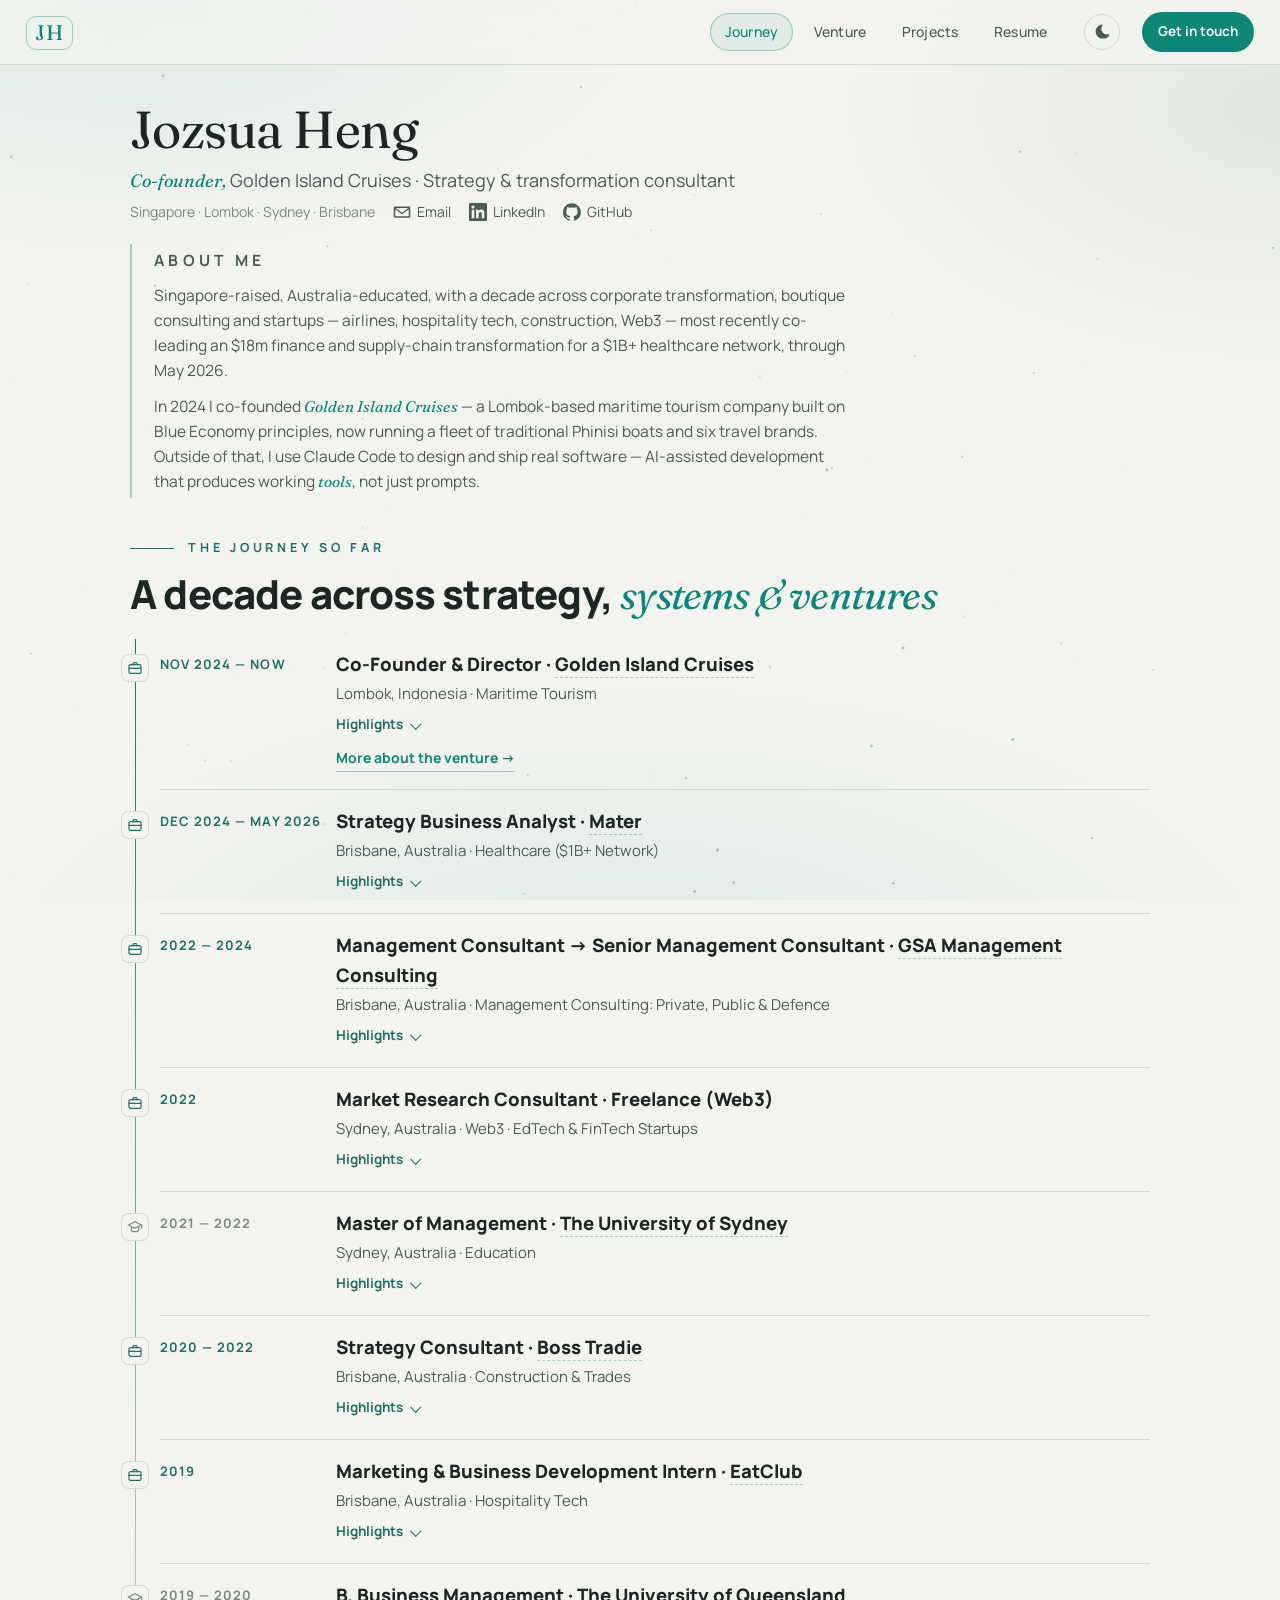
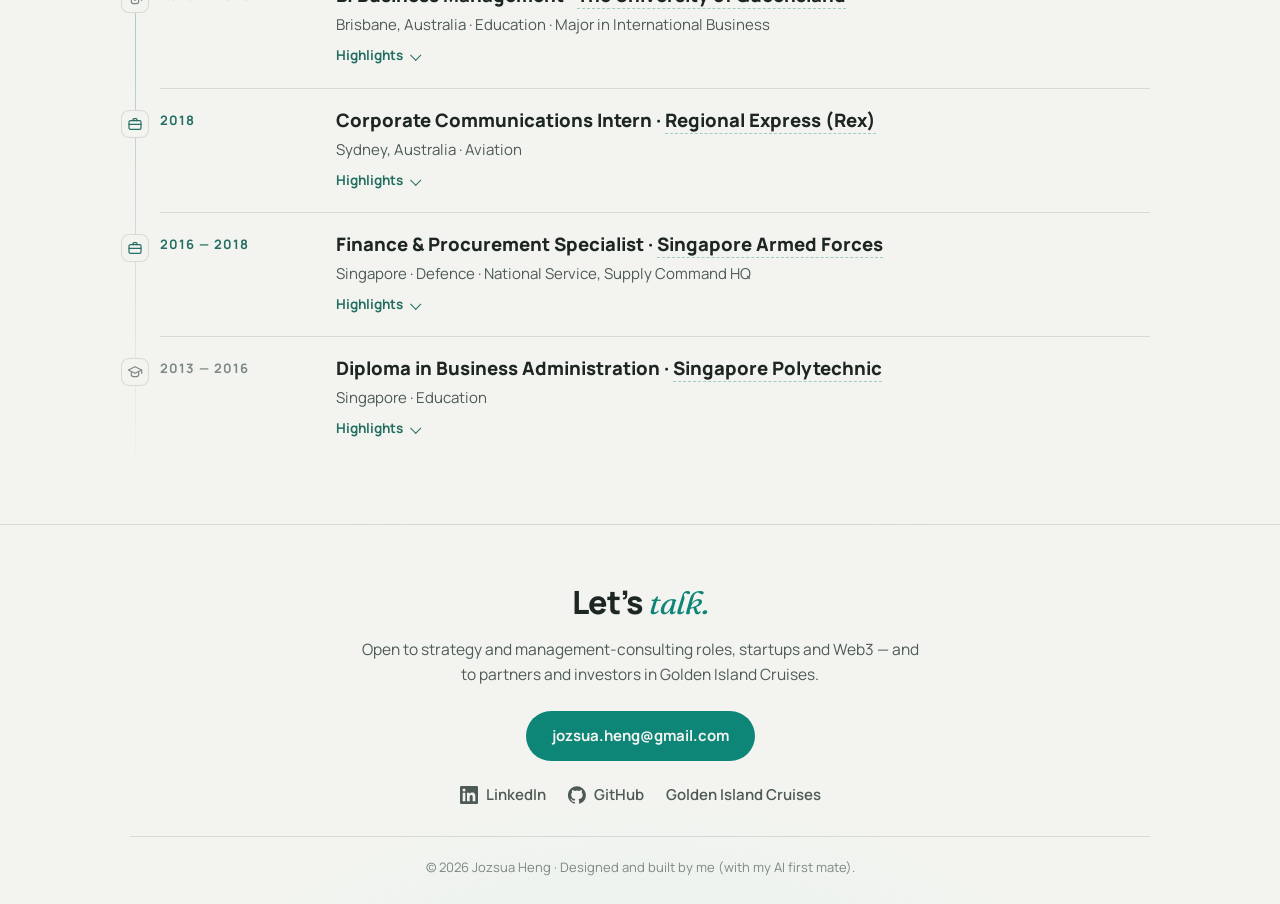
<file: index.html>
<!DOCTYPE html>
<html lang="en">
<head>
  <meta charset="UTF-8" />
  <meta name="viewport" content="width=device-width, initial-scale=1.0" />
  <title>Jozsua Heng — Journey</title>
  <meta name="description" content="Jozsua Heng — co-founder of Golden Island Cruises (Lombok, Indonesia), strategy & transformation consultant, and builder of maps, tools and interactive software." />

  <meta property="og:title" content="Jozsua Heng — Ventures · Strategy · Software" />
  <meta property="og:description" content="Co-founder of Golden Island Cruises, strategy & transformation consultant, and builder of interactive software." />
  <meta property="og:type" content="website" />

  <link rel="icon" href="data:image/svg+xml,%3Csvg xmlns='http://www.w3.org/2000/svg' viewBox='0 0 64 64'%3E%3Crect width='64' height='64' rx='14' fill='%230e1218'/%3E%3Ctext x='32' y='42' font-family='Georgia,serif' font-size='28' fill='%236edacb' text-anchor='middle'%3EJH%3C/text%3E%3C/svg%3E" />

  <script>
    // set the saved (or system) theme before CSS paints, to avoid a flash
    (function () {
      try {
        var t = localStorage.getItem("theme");
        if (!t && window.matchMedia("(prefers-color-scheme: light)").matches) t = "light";
        if (t) document.documentElement.dataset.theme = t;
      } catch (e) {}
    })();
  </script>

  <link rel="preconnect" href="https://fonts.googleapis.com" />
  <link rel="preconnect" href="https://fonts.gstatic.com" crossorigin />
  <link href="https://fonts.googleapis.com/css2?family=Fraunces:ital,opsz,wght@0,9..144,400..600;1,9..144,400..600&family=Manrope:wght@400;500;600;700;800&display=swap" rel="stylesheet" />

  <link rel="stylesheet" href="styles.css" />
</head>
<body>
  <canvas id="specks" aria-hidden="true"></canvas>

  <header class="nav">
    <a class="nav-brand" href="index.html" aria-label="Home">
      <span class="monogram">JH</span>
    </a>
    <nav class="nav-links" aria-label="Pages">
      <a href="index.html" aria-current="page">Journey</a>
      <a href="venture.html">Venture</a>
      <a href="projects.html">Projects</a>
      <a href="resume.html">Resume</a>
    </nav>
    <button class="theme-toggle" id="theme-toggle" aria-label="Toggle light/dark mode">
      <svg class="icon-sun" viewBox="0 0 24 24" aria-hidden="true"><path d="M12 17a5 5 0 1 1 0-10 5 5 0 0 1 0 10zm0-2a3 3 0 1 0 0-6 3 3 0 0 0 0 6zM11 1h2v3h-2V1zm0 19h2v3h-2v-3zM3.5 4.9 4.9 3.5l2.1 2.1-1.4 1.4-2.1-2.1zm13.5 13.5 1.4-1.4 2.1 2.1-1.4 1.4-2.1-2.1zM1 11h3v2H1v-2zm19 0h3v2h-3v-2zM3.5 19.1l2.1-2.1 1.4 1.4-2.1 2.1-1.4-1.4zM17 5.6l2.1-2.1 1.4 1.4-2.1 2.1-1.4-1.4z"/></svg>
      <svg class="icon-moon" viewBox="0 0 24 24" aria-hidden="true"><path d="M12.3 22a10 10 0 0 1-8.7-14.9A10 10 0 0 1 11 2.1a1 1 0 0 1 .9 1.6 8 8 0 0 0 8.4 12.4 1 1 0 0 1 1.2 1.4A10 10 0 0 1 12.3 22z"/></svg>
    </button>
    <a class="nav-cta" href="#contact">Get in touch</a>
  </header>

  <main>
    <!-- compact resume-style intro -->
    <section class="intro">
      <div class="container">
        <h1 class="intro-name reveal">Jozsua Heng</h1>
        <p class="intro-roles reveal">
          <span class="accent-serif">Co-founder,</span> Golden Island Cruises &middot; Strategy &amp; transformation consultant
        </p>
        <p class="intro-meta reveal">
          <span>Singapore · Lombok · Sydney · Brisbane</span>
          <a href="mailto:jozsua.heng@gmail.com"><svg class="icon" viewBox="0 0 24 24" aria-hidden="true"><path d="M2 4.5h20a1 1 0 0 1 1 1v13a1 1 0 0 1-1 1H2a1 1 0 0 1-1-1v-13a1 1 0 0 1 1-1zm1.6 2L12 12.9 20.4 6.5H3.6zM21 8.4l-8.4 6.4a1 1 0 0 1-1.2 0L3 8.4v9.1h18V8.4z"/></svg>Email</a>
          <a href="https://www.linkedin.com/in/jozsuaheng" target="_blank" rel="noopener"><svg class="icon" viewBox="0 0 24 24" aria-hidden="true"><path d="M20.45 20.45h-3.55v-5.57c0-1.33-.03-3.04-1.85-3.04-1.85 0-2.14 1.45-2.14 2.94v5.67H9.36V9h3.41v1.56h.05c.48-.9 1.64-1.85 3.37-1.85 3.6 0 4.27 2.37 4.27 5.46v6.28zM5.34 7.43a2.06 2.06 0 1 1 0-4.12 2.06 2.06 0 0 1 0 4.12zM7.12 20.45H3.56V9h3.56v11.45zM22.22 0H1.77C.79 0 0 .77 0 1.72v20.55C0 23.23.79 24 1.77 24h20.45c.98 0 1.78-.77 1.78-1.73V1.72C24 .77 23.2 0 22.22 0z"/></svg>LinkedIn</a>
          <a href="https://github.com/JozsuaHeng" target="_blank" rel="noopener"><svg class="icon" viewBox="0 0 24 24" aria-hidden="true"><path d="M12 .3a12 12 0 0 0-3.8 23.4c.6.1.8-.3.8-.6v-2c-3.3.7-4-1.6-4-1.6-.6-1.4-1.4-1.8-1.4-1.8-1.1-.7.1-.7.1-.7 1.2.1 1.9 1.2 1.9 1.2 1 1.8 2.8 1.3 3.5 1 .1-.8.4-1.3.7-1.6-2.7-.3-5.5-1.3-5.5-5.9 0-1.3.5-2.4 1.2-3.2-.1-.3-.5-1.5.1-3.2 0 0 1-.3 3.3 1.2a11.5 11.5 0 0 1 6 0c2.3-1.5 3.3-1.2 3.3-1.2.6 1.7.2 2.9.1 3.2.8.8 1.2 1.9 1.2 3.2 0 4.6-2.8 5.6-5.5 5.9.4.4.8 1.1.8 2.2v3.3c0 .3.2.7.8.6A12 12 0 0 0 12 .3z"/></svg>GitHub</a>
        </p>
        <div class="aboutme reveal">
          <p class="aboutme-label">About me</p>
          <p>
            Singapore-raised, Australia-educated, with a decade across
            corporate transformation, boutique consulting and startups —
            airlines, hospitality tech, construction, Web3 — most recently
            co-leading an $18m finance and supply-chain transformation for a
            $1B+ healthcare network, through May 2026.
          </p>
          <p>
            In 2024 I co-founded <a href="venture.html" class="accent-serif" style="text-decoration:none">Golden Island Cruises</a>
            — a Lombok-based maritime tourism company built on Blue Economy
            principles, now running a fleet of traditional Phinisi boats and
            six travel brands. Outside of that, I use Claude Code to design
            and ship real software — AI-assisted development that produces
            working <a href="projects.html" class="accent-serif" style="text-decoration:none">tools</a>, not just prompts.
          </p>
        </div>
      </div>
    </section>

    <section class="section">
      <div class="container">
        <p class="eyebrow reveal"><span class="eyebrow-line"></span>The journey so far</p>
        <h2 class="section-title reveal">A decade across strategy, <em class="accent-serif">systems&nbsp;&amp;&nbsp;ventures</em></h2>

        <ol class="timeline">
          <li class="tl-item reveal">
            <span class="tl-mark" aria-hidden="true"><svg viewBox="0 0 24 24"><rect x="3" y="7" width="18" height="13" rx="2"/><path d="M9 7V5.5A1.5 1.5 0 0 1 10.5 4h3A1.5 1.5 0 0 1 15 5.5V7M3 12.5h18"/></svg></span>
            <div class="tl-when">Nov 2024 — now</div>
            <div class="tl-body">
              <h3>Co-Founder &amp; Director · <a href="venture.html">Golden Island Cruises</a></h3>
              <p class="tl-where">Lombok, Indonesia · Maritime Tourism</p>
              <details class="tl-details">
                <summary>Highlights</summary>
                <ul class="tl-points">
                  <li>Co-founded with three local partners and scaled from 0 to 1 — <strong>150% capacity growth in two years</strong> on a lean, bootstrapped model.</li>
                  <li>Ran a lean operating model on <strong>Blue Economy principles</strong>, cutting overheads ~25% through supply-chain integration.</li>
                  <li>Built a <strong>dynamic pricing and yield strategy</strong> across Indonesia's seasonal demand cycles.</li>
                  <li>Lead a cross-functional, multi-lingual <strong>team of 30</strong>, meeting international luxury and safety benchmarks in an emerging market.</li>
                  <li>Designed the <strong>“Partnership Pathway” equity model</strong> (80% staff retention) and drove the pivot toward <strong>indigenous employment and cultural preservation</strong>.</li>
                  <li>Ran bottom-up <strong>valuations and cashflow forecasts</strong> of the fleet and IP ahead of future equity partnerships and funding rounds.</li>
                </ul>
              </details>
              <p class="tl-links"><a href="venture.html">More about the venture →</a></p>
            </div>
          </li>

          <li class="tl-item reveal">
            <span class="tl-mark" aria-hidden="true"><svg viewBox="0 0 24 24"><rect x="3" y="7" width="18" height="13" rx="2"/><path d="M9 7V5.5A1.5 1.5 0 0 1 10.5 4h3A1.5 1.5 0 0 1 15 5.5V7M3 12.5h18"/></svg></span>
            <div class="tl-when">Dec 2024 — May 2026</div>
            <div class="tl-body">
              <h3>Strategy Business Analyst · <a href="https://www.mater.org.au/" target="_blank" rel="noopener">Mater</a></h3>
              <p class="tl-where">Brisbane, Australia · Healthcare ($1B+ Network)</p>
              <details class="tl-details">
                <summary>Highlights</summary>
                <ul class="tl-points">
                  <li>Co-led an <strong>$18m finance and supply-chain transformation</strong> ("Making Mater Match Fit" and the Dynamics&nbsp;365 remediation) for one of Australia's largest healthcare providers.</li>
                  <li>Caught and fixed <strong>90+ critical data-integrity risks</strong> before they reached executive decisions or operations.</li>
                  <li>Translated <strong>600+ requirements</strong> into six work packages and sixteen workstreams for senior leadership.</li>
                  <li>Acted as right hand to the <strong>CFO</strong>, crafting board-ready data packs — including <strong>due-diligence materials for a major hospital merger</strong>.</li>
                </ul>
              </details>
            </div>
          </li>

          <li class="tl-item reveal">
            <span class="tl-mark" aria-hidden="true"><svg viewBox="0 0 24 24"><rect x="3" y="7" width="18" height="13" rx="2"/><path d="M9 7V5.5A1.5 1.5 0 0 1 10.5 4h3A1.5 1.5 0 0 1 15 5.5V7M3 12.5h18"/></svg></span>
            <div class="tl-when">2022 — 2024</div>
            <div class="tl-body">
              <h3>Management Consultant → Senior Management Consultant · <a href="https://gsamc.com.au/" target="_blank" rel="noopener">GSA Management Consulting</a></h3>
              <p class="tl-where">Brisbane, Australia · Management Consulting: Private, Public &amp; Defence</p>
              <details class="tl-details">
                <summary>Highlights</summary>
                <ul class="tl-points">
                  <li>Delivered <strong>requirements gathering, options analyses and cost models</strong> across health, emergency services, defence, education, agriculture and construction — one health engagement earned a formal client commendation.</li>
                  <li>Owned a cross-departmental <strong>emergency-services transition</strong>, hitting 100% on-time delivery.</li>
                  <li>Founded the firm's internal <strong>Tech Advisory Team</strong> and ran its first AI and generative-AI workshops.</li>
                  <li>Won the <strong>Defence National Security Workforce Awards</strong> and placed finalist at the <strong>Australian Aviation Awards</strong>.</li>
                </ul>
              </details>
            </div>
          </li>

          <li class="tl-item reveal">
            <span class="tl-mark" aria-hidden="true"><svg viewBox="0 0 24 24"><rect x="3" y="7" width="18" height="13" rx="2"/><path d="M9 7V5.5A1.5 1.5 0 0 1 10.5 4h3A1.5 1.5 0 0 1 15 5.5V7M3 12.5h18"/></svg></span>
            <div class="tl-when">2022</div>
            <div class="tl-body">
              <h3>Market Research Consultant · Freelance (Web3)</h3>
              <p class="tl-where">Sydney, Australia · Web3 · EdTech &amp; FinTech Startups</p>
              <details class="tl-details">
                <summary>Highlights</summary>
                <ul class="tl-points">
                  <li>Built the <strong>go-to-market strategy</strong> for web3academy, an EdTech venture moving traditional curriculum into decentralised learning.</li>
                  <li>Ran market and competitor analysis for NiftySubs, a FinTech subscription-management startup — feeding a <strong>pre-seed raise of $1.5m at a $13.5m valuation</strong>.</li>
                  <li>Co-designed and launched a <strong>5-day online course</strong> on Web3 fundamentals.</li>
                </ul>
              </details>
            </div>
          </li>

          <li class="tl-item tl-edu reveal">
            <span class="tl-mark" aria-hidden="true"><svg viewBox="0 0 24 24"><path d="M12 4 2 9l10 5 10-5-10-5z"/><path d="M6.5 11.8V16c0 1.6 2.5 3 5.5 3s5.5-1.4 5.5-3v-4.2M22 9v5"/></svg></span>
            <div class="tl-when">2021 — 2022</div>
            <div class="tl-body">
              <h3>Master of Management · <a href="https://www.sydney.edu.au/" target="_blank" rel="noopener">The University of Sydney</a></h3>
              <p class="tl-where">Sydney, Australia · Education</p>
              <details class="tl-details">
                <summary>Highlights</summary>
                <ul class="tl-points">
                  <li>Led a strategic <strong>market-entry project</strong> for a Web3 EdTech startup — then was retained as its freelance consultant for the implementation.</li>
                </ul>
              </details>
            </div>
          </li>

          <li class="tl-item reveal">
            <span class="tl-mark" aria-hidden="true"><svg viewBox="0 0 24 24"><rect x="3" y="7" width="18" height="13" rx="2"/><path d="M9 7V5.5A1.5 1.5 0 0 1 10.5 4h3A1.5 1.5 0 0 1 15 5.5V7M3 12.5h18"/></svg></span>
            <div class="tl-when">2020 — 2022</div>
            <div class="tl-body">
              <h3>Strategy Consultant · <a href="https://bosstradie.com.au/" target="_blank" rel="noopener">Boss Tradie</a></h3>
              <p class="tl-where">Brisbane, Australia · Construction &amp; Trades</p>
              <details class="tl-details">
                <summary>Highlights</summary>
                <ul class="tl-points">
                  <li>Cut one client's internal costs <strong>80%</strong> through cross-border outsourced sales, and delivered a <strong>48% manufacturing cost reduction</strong> for a height-safety client.</li>
                  <li>Led a <strong>Salesforce Sales Cloud implementation</strong> end-to-end — requirements, integration and stakeholder training.</li>
                  <li>Guided clients through <strong>ISO 9001 / 14001 / 45001 certification</strong>, including a new document-control system.</li>
                  <li>Built <strong>online calculators and estimating tools</strong> that streamlined quoting, and helped launch a concrete-polishing company from concept to operations.</li>
                </ul>
              </details>
            </div>
          </li>

          <li class="tl-item reveal">
            <span class="tl-mark" aria-hidden="true"><svg viewBox="0 0 24 24"><rect x="3" y="7" width="18" height="13" rx="2"/><path d="M9 7V5.5A1.5 1.5 0 0 1 10.5 4h3A1.5 1.5 0 0 1 15 5.5V7M3 12.5h18"/></svg></span>
            <div class="tl-when">2019</div>
            <div class="tl-body">
              <h3>Marketing &amp; Business Development Intern · <a href="https://eatclub.com.au/" target="_blank" rel="noopener">EatClub</a></h3>
              <p class="tl-where">Brisbane, Australia · Hospitality Tech</p>
              <details class="tl-details">
                <summary>Highlights</summary>
                <ul class="tl-points">
                  <li>Contributed to <strong>business and market development strategy</strong> for the restaurant-deals app.</li>
                  <li>Developed a <strong>CRM dashboard</strong> for market analysis and decision-making.</li>
                  <li>Ran <strong>user testing</strong> for the next version of the consumer app and QA on marketing material.</li>
                </ul>
              </details>
            </div>
          </li>

          <li class="tl-item tl-edu reveal">
            <span class="tl-mark" aria-hidden="true"><svg viewBox="0 0 24 24"><path d="M12 4 2 9l10 5 10-5-10-5z"/><path d="M6.5 11.8V16c0 1.6 2.5 3 5.5 3s5.5-1.4 5.5-3v-4.2M22 9v5"/></svg></span>
            <div class="tl-when">2019 — 2020</div>
            <div class="tl-body">
              <h3>B. Business Management · <a href="https://www.uq.edu.au/" target="_blank" rel="noopener">The University of Queensland</a></h3>
              <p class="tl-where">Brisbane, Australia · Education · Major in International Business</p>
              <details class="tl-details">
                <summary>Highlights</summary>
                <ul class="tl-points">
                  <li>Awarded the 2020 <strong>Dean's Commendation for Academic Excellence</strong> — GPA in the top 10%.</li>
                  <li>As <strong>President of AIESEC UQ</strong>, orchestrated a merger of the UQ and QUT chapters, rescuing the program from insolvency.</li>
                  <li><strong>Master of Ceremonies</strong> for a 300-person gala, and mentor in the UQ BEL Global Mates program.</li>
                </ul>
              </details>
            </div>
          </li>

          <li class="tl-item reveal">
            <span class="tl-mark" aria-hidden="true"><svg viewBox="0 0 24 24"><rect x="3" y="7" width="18" height="13" rx="2"/><path d="M9 7V5.5A1.5 1.5 0 0 1 10.5 4h3A1.5 1.5 0 0 1 15 5.5V7M3 12.5h18"/></svg></span>
            <div class="tl-when">2018</div>
            <div class="tl-body">
              <h3>Corporate Communications Intern · <a href="https://www.rex.com.au/" target="_blank" rel="noopener">Regional Express (Rex)</a></h3>
              <p class="tl-where">Sydney, Australia · Aviation</p>
              <details class="tl-details">
                <summary>Highlights</summary>
                <ul class="tl-points">
                  <li>Supported <strong>corporate communications</strong> for Australia's largest independent regional airline, serving 60 destinations.</li>
                  <li>Investigated <strong>customer advocacy</strong> using the Merlot, Sabre and Vector aviation systems.</li>
                  <li>Helped design and develop the airline's <strong>web and social media strategy</strong>.</li>
                </ul>
              </details>
            </div>
          </li>

          <li class="tl-item reveal">
            <span class="tl-mark" aria-hidden="true"><svg viewBox="0 0 24 24"><rect x="3" y="7" width="18" height="13" rx="2"/><path d="M9 7V5.5A1.5 1.5 0 0 1 10.5 4h3A1.5 1.5 0 0 1 15 5.5V7M3 12.5h18"/></svg></span>
            <div class="tl-when">2016 — 2018</div>
            <div class="tl-body">
              <h3>Finance &amp; Procurement Specialist · <a href="https://www.mindef.gov.sg/" target="_blank" rel="noopener">Singapore Armed Forces</a></h3>
              <p class="tl-where">Singapore · Defence · National Service, Supply Command HQ</p>
              <details class="tl-details">
                <summary>Highlights</summary>
                <ul class="tl-points">
                  <li>Managed finance and procurement at <strong>HQ Combat Service Support Command</strong>, including official and confidential government documentation.</li>
                  <li>Audited records and accounts, producing <strong>risk evaluation reports</strong> and mitigation strategies.</li>
                  <li>Process-mapped and <strong>redesigned the tender system</strong> to reduce vulnerabilities in procurement.</li>
                </ul>
              </details>
            </div>
          </li>

          <li class="tl-item tl-edu reveal">
            <span class="tl-mark" aria-hidden="true"><svg viewBox="0 0 24 24"><path d="M12 4 2 9l10 5 10-5-10-5z"/><path d="M6.5 11.8V16c0 1.6 2.5 3 5.5 3s5.5-1.4 5.5-3v-4.2M22 9v5"/></svg></span>
            <div class="tl-when">2013 — 2016</div>
            <div class="tl-body">
              <h3>Diploma in Business Administration · <a href="https://www.sp.edu.sg/" target="_blank" rel="noopener">Singapore Polytechnic</a></h3>
              <p class="tl-where">Singapore · Education</p>
              <details class="tl-details">
                <summary>Highlights</summary>
                <ul class="tl-points">
                  <li>Specialised in <strong>Marketing Management and International Business &amp; Trade</strong>.</li>
                  <li>Served as a <strong>School of Business Student Ambassador</strong> and organising chairman for the cohort's bonding day.</li>
                </ul>
              </details>
            </div>
          </li>
        </ol>
      </div>
    </section>
  </main>

  <footer class="footer" id="contact">
    <div class="footer-cta">
      <p class="footer-line">Let&rsquo;s <em class="accent-serif">talk.</em></p>
      <p class="footer-sub">Open to strategy and management-consulting roles, startups and Web3 — and to partners and investors in Golden Island Cruises.</p>
      <a class="btn btn-accent" id="email-btn" href="mailto:jozsua.heng@gmail.com">jozsua.heng@gmail.com</a>
    </div>
    <div class="footer-links">
      <a href="https://www.linkedin.com/in/jozsuaheng" target="_blank" rel="noopener"><svg class="icon" viewBox="0 0 24 24" aria-hidden="true"><path d="M20.45 20.45h-3.55v-5.57c0-1.33-.03-3.04-1.85-3.04-1.85 0-2.14 1.45-2.14 2.94v5.67H9.36V9h3.41v1.56h.05c.48-.9 1.64-1.85 3.37-1.85 3.6 0 4.27 2.37 4.27 5.46v6.28zM5.34 7.43a2.06 2.06 0 1 1 0-4.12 2.06 2.06 0 0 1 0 4.12zM7.12 20.45H3.56V9h3.56v11.45zM22.22 0H1.77C.79 0 0 .77 0 1.72v20.55C0 23.23.79 24 1.77 24h20.45c.98 0 1.78-.77 1.78-1.73V1.72C24 .77 23.2 0 22.22 0z"/></svg>LinkedIn</a>
      <a href="https://github.com/JozsuaHeng" target="_blank" rel="noopener"><svg class="icon" viewBox="0 0 24 24" aria-hidden="true"><path d="M12 .3a12 12 0 0 0-3.8 23.4c.6.1.8-.3.8-.6v-2c-3.3.7-4-1.6-4-1.6-.6-1.4-1.4-1.8-1.4-1.8-1.1-.7.1-.7.1-.7 1.2.1 1.9 1.2 1.9 1.2 1 1.8 2.8 1.3 3.5 1 .1-.8.4-1.3.7-1.6-2.7-.3-5.5-1.3-5.5-5.9 0-1.3.5-2.4 1.2-3.2-.1-.3-.5-1.5.1-3.2 0 0 1-.3 3.3 1.2a11.5 11.5 0 0 1 6 0c2.3-1.5 3.3-1.2 3.3-1.2.6 1.7.2 2.9.1 3.2.8.8 1.2 1.9 1.2 3.2 0 4.6-2.8 5.6-5.5 5.9.4.4.8 1.1.8 2.2v3.3c0 .3.2.7.8.6A12 12 0 0 0 12 .3z"/></svg>GitHub</a>
      <a href="https://komododiscoverytour.com/" target="_blank" rel="noopener">Golden Island Cruises</a>
    </div>
    <p class="footer-copy">© 2026 Jozsua Heng · Designed and built by me (with my AI first mate).</p>
  </footer>

  <script src="script.js"></script>
</body>
</html>
</file>
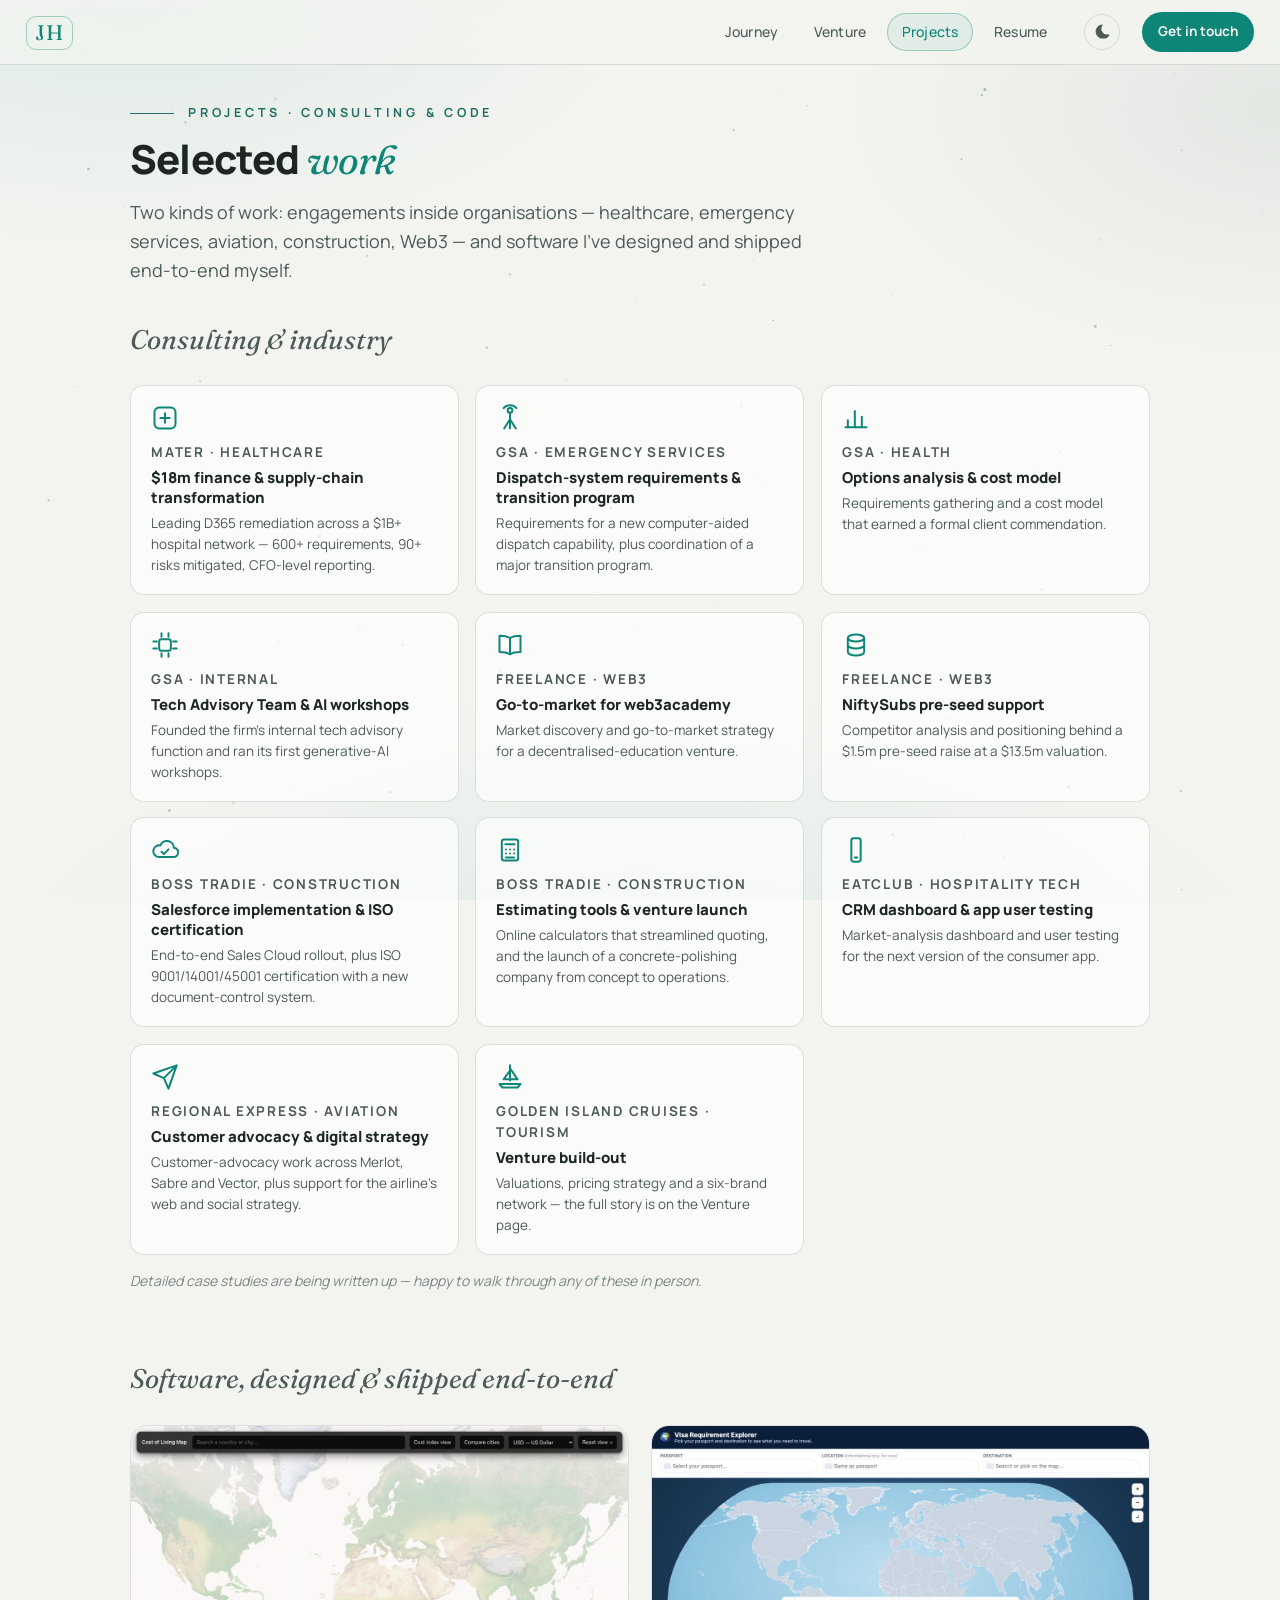
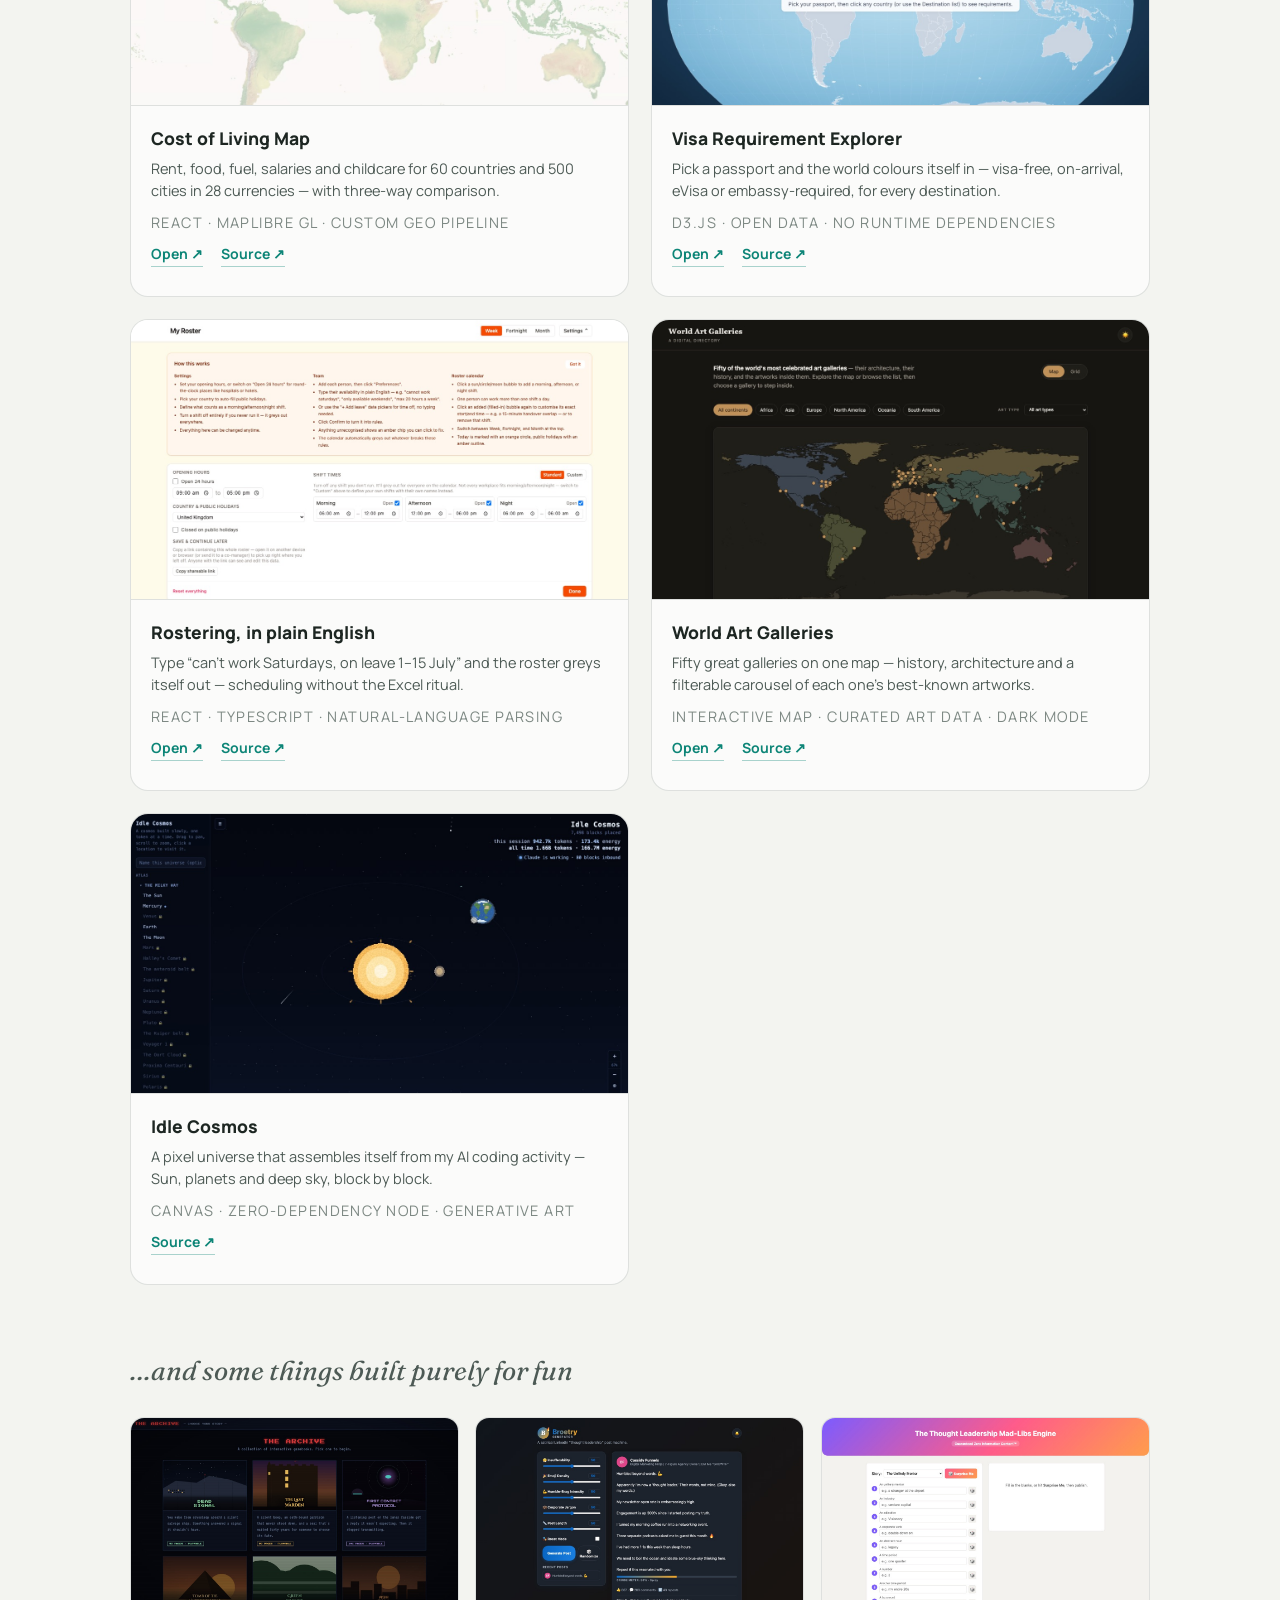
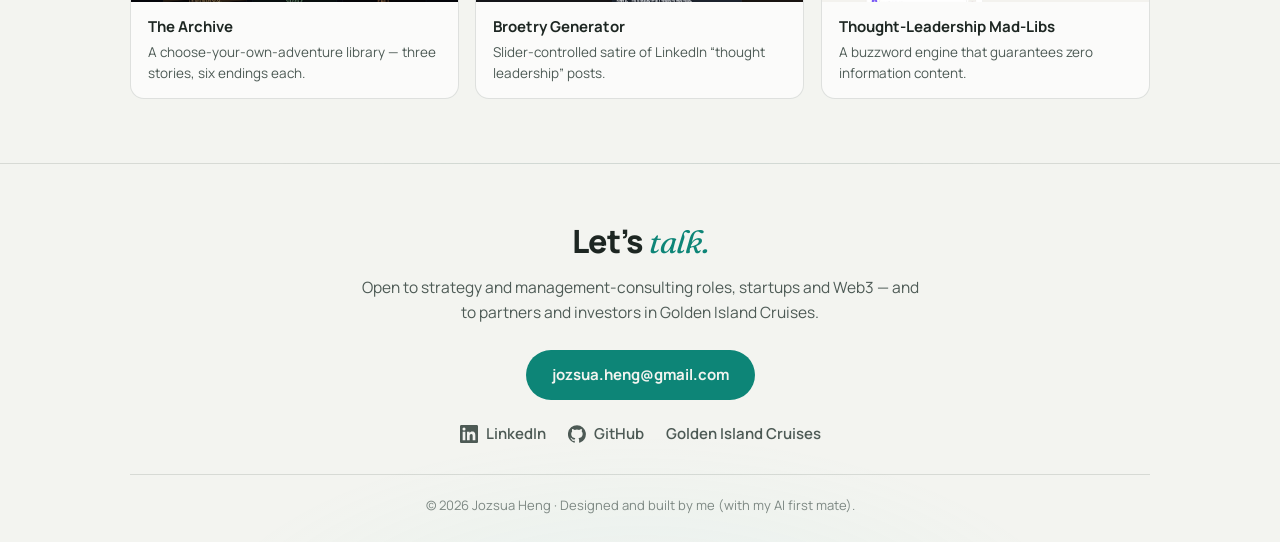
<file: projects.html>
<!DOCTYPE html>
<html lang="en">
<head>
  <meta charset="UTF-8" />
  <meta name="viewport" content="width=device-width, initial-scale=1.0" />
  <title>Jozsua Heng — Projects</title>
  <meta name="description" content="Jozsua Heng's project portfolio — consulting engagements across healthcare, emergency services, construction and Web3, plus software built and shipped end-to-end." />

  <link rel="icon" href="data:image/svg+xml,%3Csvg xmlns='http://www.w3.org/2000/svg' viewBox='0 0 64 64'%3E%3Crect width='64' height='64' rx='14' fill='%230a0e14'/%3E%3Ctext x='32' y='42' font-family='Georgia,serif' font-size='28' fill='%236edacb' text-anchor='middle'%3EJH%3C/text%3E%3C/svg%3E" />

  <script>
    (function () {
      try {
        var t = localStorage.getItem("theme");
        if (!t && window.matchMedia("(prefers-color-scheme: light)").matches) t = "light";
        if (t) document.documentElement.dataset.theme = t;
      } catch (e) {}
    })();
  </script>

  <link rel="preconnect" href="https://fonts.googleapis.com" />
  <link rel="preconnect" href="https://fonts.gstatic.com" crossorigin />
  <link href="https://fonts.googleapis.com/css2?family=Fraunces:ital,opsz,wght@0,9..144,400..600;1,9..144,400..600&family=Manrope:wght@400;500;600;700;800&display=swap" rel="stylesheet" />

  <link rel="stylesheet" href="styles.css" />
</head>
<body>
  <canvas id="specks" aria-hidden="true"></canvas>

  <header class="nav">
    <a class="nav-brand" href="index.html" aria-label="Home">
      <span class="monogram">JH</span>
    </a>
    <nav class="nav-links" aria-label="Pages">
      <a href="index.html">Journey</a>
      <a href="venture.html">Venture</a>
      <a href="projects.html" aria-current="page">Projects</a>
      <a href="resume.html">Resume</a>
    </nav>
    <button class="theme-toggle" id="theme-toggle" aria-label="Toggle light/dark mode">
      <svg class="icon-sun" viewBox="0 0 24 24" aria-hidden="true"><path d="M12 17a5 5 0 1 1 0-10 5 5 0 0 1 0 10zm0-2a3 3 0 1 0 0-6 3 3 0 0 0 0 6zM11 1h2v3h-2V1zm0 19h2v3h-2v-3zM3.5 4.9 4.9 3.5l2.1 2.1-1.4 1.4-2.1-2.1zm13.5 13.5 1.4-1.4 2.1 2.1-1.4 1.4-2.1-2.1zM1 11h3v2H1v-2zm19 0h3v2h-3v-2zM3.5 19.1l2.1-2.1 1.4 1.4-2.1 2.1-1.4-1.4zM17 5.6l2.1-2.1 1.4 1.4-2.1 2.1-1.4-1.4z"/></svg>
      <svg class="icon-moon" viewBox="0 0 24 24" aria-hidden="true"><path d="M12.3 22a10 10 0 0 1-8.7-14.9A10 10 0 0 1 11 2.1a1 1 0 0 1 .9 1.6 8 8 0 0 0 8.4 12.4 1 1 0 0 1 1.2 1.4A10 10 0 0 1 12.3 22z"/></svg>
    </button>
    <a class="nav-cta" href="#contact">Get in touch</a>
  </header>

  <main>
    <div class="page-head container">
      <p class="eyebrow reveal"><span class="eyebrow-line"></span>Projects &middot; consulting &amp; code</p>
      <h1 class="section-title reveal">Selected <em class="accent-serif">work</em></h1>
      <p class="lede reveal">
        Two kinds of work: engagements inside organisations — healthcare,
        emergency services, aviation, construction, Web3 — and software
        I&rsquo;ve designed and shipped end-to-end myself.
      </p>
    </div>

    <section class="section" style="padding-top: 0;">
      <div class="container">
        <h2 class="subhead reveal">Consulting &amp; industry</h2>
        <div class="eng-grid">
          <div class="eng-card reveal">
            <div class="eng-icon"><svg viewBox="0 0 24 24" aria-hidden="true"><rect x="3" y="3" width="18" height="18" rx="4"/><path d="M12 8v8M8 12h8"/></svg></div>
            <p class="eng-org">Mater · Healthcare</p>
            <h4>$18m finance &amp; supply-chain transformation</h4>
            <p>Leading D365 remediation across a $1B+ hospital network — 600+ requirements, 90+ risks mitigated, CFO-level reporting.</p>
          </div>
          <div class="eng-card reveal">
            <div class="eng-icon"><svg viewBox="0 0 24 24" aria-hidden="true"><circle cx="12" cy="5.5" r="2"/><path d="M12 7.5V21M7 21l5-8 5 8M6.5 3.5a7.5 7.5 0 0 1 11 0"/></svg></div>
            <p class="eng-org">GSA · Emergency Services</p>
            <h4>Dispatch-system requirements &amp; transition program</h4>
            <p>Requirements for a new computer-aided dispatch capability, plus coordination of a major transition program.</p>
          </div>
          <div class="eng-card reveal">
            <div class="eng-icon"><svg viewBox="0 0 24 24" aria-hidden="true"><path d="M5 20v-6M11 20V6M17 20v-9M3 20h18"/></svg></div>
            <p class="eng-org">GSA · Health</p>
            <h4>Options analysis &amp; cost model</h4>
            <p>Requirements gathering and a cost model that earned a formal client commendation.</p>
          </div>
          <div class="eng-card reveal">
            <div class="eng-icon"><svg viewBox="0 0 24 24" aria-hidden="true"><rect x="7" y="7" width="10" height="10" rx="2"/><path d="M9 2v3M15 2v3M9 19v3M15 19v3M2 9h3M2 15h3M19 9h3M19 15h3"/></svg></div>
            <p class="eng-org">GSA · Internal</p>
            <h4>Tech Advisory Team &amp; AI workshops</h4>
            <p>Founded the firm's internal tech advisory function and ran its first generative-AI workshops.</p>
          </div>
          <div class="eng-card reveal">
            <div class="eng-icon"><svg viewBox="0 0 24 24" aria-hidden="true"><path d="M12 6C10 4.7 7.2 4 3 4v14c4.2 0 7 .7 9 2 2-1.3 4.8-2 9-2V4c-4.2 0-7 .7-9 2zM12 6v14"/></svg></div>
            <p class="eng-org">Freelance · Web3</p>
            <h4>Go-to-market for web3academy</h4>
            <p>Market discovery and go-to-market strategy for a decentralised-education venture.</p>
          </div>
          <div class="eng-card reveal">
            <div class="eng-icon"><svg viewBox="0 0 24 24" aria-hidden="true"><ellipse cx="12" cy="6" rx="7" ry="3"/><path d="M5 6v6c0 1.7 3.1 3 7 3s7-1.3 7-3V6M5 12v6c0 1.7 3.1 3 7 3s7-1.3 7-3v-6"/></svg></div>
            <p class="eng-org">Freelance · Web3</p>
            <h4>NiftySubs pre-seed support</h4>
            <p>Competitor analysis and positioning behind a $1.5m pre-seed raise at a $13.5m valuation.</p>
          </div>
          <div class="eng-card reveal">
            <div class="eng-icon"><svg viewBox="0 0 24 24" aria-hidden="true"><path d="M7 18a5 5 0 1 1 1-9.9A6 6 0 0 1 19.6 10 4 4 0 0 1 19 18H7z"/><path d="M9 13.5l2 2 4-4"/></svg></div>
            <p class="eng-org">Boss Tradie · Construction</p>
            <h4>Salesforce implementation &amp; ISO certification</h4>
            <p>End-to-end Sales Cloud rollout, plus ISO 9001/14001/45001 certification with a new document-control system.</p>
          </div>
          <div class="eng-card reveal">
            <div class="eng-icon"><svg viewBox="0 0 24 24" aria-hidden="true"><rect x="5" y="3" width="14" height="18" rx="2"/><path d="M8 7h8M8.5 11.5h.01M12 11.5h.01M15.5 11.5h.01M8.5 15h.01M12 15h.01M15.5 15h.01M8.5 18.5h7"/></svg></div>
            <p class="eng-org">Boss Tradie · Construction</p>
            <h4>Estimating tools &amp; venture launch</h4>
            <p>Online calculators that streamlined quoting, and the launch of a concrete-polishing company from concept to operations.</p>
          </div>
          <div class="eng-card reveal">
            <div class="eng-icon"><svg viewBox="0 0 24 24" aria-hidden="true"><rect x="8" y="2" width="8" height="20" rx="2"/><path d="M11 18.5h2"/></svg></div>
            <p class="eng-org">EatClub · Hospitality Tech</p>
            <h4>CRM dashboard &amp; app user testing</h4>
            <p>Market-analysis dashboard and user testing for the next version of the consumer app.</p>
          </div>
          <div class="eng-card reveal">
            <div class="eng-icon"><svg viewBox="0 0 24 24" aria-hidden="true"><path d="M22 2 11 13M22 2l-7 20-4-9-9-4z"/></svg></div>
            <p class="eng-org">Regional Express · Aviation</p>
            <h4>Customer advocacy &amp; digital strategy</h4>
            <p>Customer-advocacy work across Merlot, Sabre and Vector, plus support for the airline's web and social strategy.</p>
          </div>
          <div class="eng-card reveal">
            <div class="eng-icon"><svg viewBox="0 0 24 24" aria-hidden="true"><path d="M3 18h18l-2.5 3h-13zM12 15V2M12 4.5 18.5 14H12M12 6.5 6.5 14H12"/></svg></div>
            <p class="eng-org">Golden Island Cruises · Tourism</p>
            <h4>Venture build-out</h4>
            <p>Valuations, pricing strategy and a six-brand network — the full story is on the Venture page.</p>
          </div>
        </div>
        <p class="eng-note reveal">Detailed case studies are being written up — happy to walk through any of these in person.</p>
      </div>
    </section>

    <section class="section" style="padding-top: 0;">
      <div class="container">
        <h2 class="subhead reveal">Software, designed &amp; shipped end-to-end</h2>
        <div class="proj-grid">
          <article class="proj-card reveal">
            <img src="assets/cost-map.jpg" alt="Cost of Living Map — interactive world map" loading="lazy" />
            <div class="proj-body">
              <h4>Cost of Living Map</h4>
              <p>Rent, food, fuel, salaries and childcare for 60 countries and 500 cities in 28 currencies — with three-way comparison.</p>
              <p class="proj-tags">React · MapLibre GL · custom geo pipeline</p>
              <p class="proj-links"><a href="https://jozsuaheng.github.io/Cost-of-living-map/" target="_blank" rel="noopener">Open ↗</a> <a href="https://github.com/JozsuaHeng/Cost-of-living-map" target="_blank" rel="noopener">Source ↗</a></p>
            </div>
          </article>
          <article class="proj-card reveal">
            <img src="assets/visa-map.jpg" alt="Visa Requirement Explorer — world map of visa rules" loading="lazy" />
            <div class="proj-body">
              <h4>Visa Requirement Explorer</h4>
              <p>Pick a passport and the world colours itself in — visa-free, on-arrival, eVisa or embassy-required, for every destination.</p>
              <p class="proj-tags">D3.js · open data · no runtime dependencies</p>
              <p class="proj-links"><a href="https://jozsuaheng.github.io/Visa-requirements-explorer/" target="_blank" rel="noopener">Open ↗</a> <a href="https://github.com/JozsuaHeng/Visa-requirements-explorer" target="_blank" rel="noopener">Source ↗</a></p>
            </div>
          </article>
          <article class="proj-card reveal">
            <img src="assets/rostering.jpg" alt="Rostering app — calendar with plain-English availability" loading="lazy" />
            <div class="proj-body">
              <h4>Rostering, in plain English</h4>
              <p>Type &ldquo;can&rsquo;t work Saturdays, on leave 1–15 July&rdquo; and the roster greys itself out — scheduling without the Excel ritual.</p>
              <p class="proj-tags">React · TypeScript · natural-language parsing</p>
              <p class="proj-links"><a href="https://jozsuaheng.github.io/Rostering-app/" target="_blank" rel="noopener">Open ↗</a> <a href="https://github.com/JozsuaHeng/Rostering-app" target="_blank" rel="noopener">Source ↗</a></p>
            </div>
          </article>
          <article class="proj-card reveal">
            <img src="assets/galleries.jpg" alt="World Art Galleries — interactive directory of 50 famous galleries" loading="lazy" />
            <div class="proj-body">
              <h4>World Art Galleries</h4>
              <p>Fifty great galleries on one map — history, architecture and a filterable carousel of each one's best-known artworks.</p>
              <p class="proj-tags">Interactive map · curated art data · dark mode</p>
              <p class="proj-links"><a href="https://jozsuaheng.github.io/Art-Projects/world-art-galleries/" target="_blank" rel="noopener">Open ↗</a> <a href="https://github.com/JozsuaHeng/Art-Projects" target="_blank" rel="noopener">Source ↗</a></p>
            </div>
          </article>
          <article class="proj-card reveal">
            <img src="assets/cosmos.jpg" alt="Idle Cosmos — a pixel universe built from AI token usage" loading="lazy" />
            <div class="proj-body">
              <h4>Idle Cosmos</h4>
              <p>A pixel universe that assembles itself from my AI coding activity — Sun, planets and deep sky, block by block.</p>
              <p class="proj-tags">Canvas · zero-dependency Node · generative art</p>
              <p class="proj-links"><a href="https://github.com/JozsuaHeng/Idle-Cosmos" target="_blank" rel="noopener">Source ↗</a></p>
            </div>
          </article>
        </div>
      </div>
    </section>

    <section class="section" style="padding-top: 0;">
      <div class="container">
        <h2 class="subhead reveal">…and some things built purely for fun</h2>
        <div class="experiments">
          <a class="exp-card reveal" href="https://jozsuaheng.github.io/Random-projects/the-archive/home.html" target="_blank" rel="noopener">
            <img src="assets/archive.jpg" alt="The Archive — choose-your-own-adventure library" loading="lazy" />
            <div class="exp-body">
              <h4>The Archive</h4>
              <p>A choose-your-own-adventure library — three stories, six endings each.</p>
            </div>
          </a>
          <a class="exp-card reveal" href="https://jozsuaheng.github.io/Random-projects/broetry-generator/" target="_blank" rel="noopener">
            <img src="assets/broetry.jpg" alt="Broetry Generator" loading="lazy" />
            <div class="exp-body">
              <h4>Broetry Generator</h4>
              <p>Slider-controlled satire of LinkedIn &ldquo;thought leadership&rdquo; posts.</p>
            </div>
          </a>
          <a class="exp-card reveal" href="https://jozsuaheng.github.io/Random-projects/thought-leadership-madlibs/" target="_blank" rel="noopener">
            <img src="assets/madlibs.jpg" alt="Thought Leadership Mad-Libs" loading="lazy" />
            <div class="exp-body">
              <h4>Thought-Leadership Mad-Libs</h4>
              <p>A buzzword engine that guarantees zero information content.</p>
            </div>
          </a>
        </div>
      </div>
    </section>
  </main>

  <footer class="footer" id="contact">
    <div class="footer-cta">
      <p class="footer-line">Let&rsquo;s <em class="accent-serif">talk.</em></p>
      <p class="footer-sub">Open to strategy and management-consulting roles, startups and Web3 — and to partners and investors in Golden Island Cruises.</p>
      <a class="btn btn-accent" id="email-btn" href="mailto:jozsua.heng@gmail.com">jozsua.heng@gmail.com</a>
    </div>
    <div class="footer-links">
      <a href="https://www.linkedin.com/in/jozsuaheng" target="_blank" rel="noopener"><svg class="icon" viewBox="0 0 24 24" aria-hidden="true"><path d="M20.45 20.45h-3.55v-5.57c0-1.33-.03-3.04-1.85-3.04-1.85 0-2.14 1.45-2.14 2.94v5.67H9.36V9h3.41v1.56h.05c.48-.9 1.64-1.85 3.37-1.85 3.6 0 4.27 2.37 4.27 5.46v6.28zM5.34 7.43a2.06 2.06 0 1 1 0-4.12 2.06 2.06 0 0 1 0 4.12zM7.12 20.45H3.56V9h3.56v11.45zM22.22 0H1.77C.79 0 0 .77 0 1.72v20.55C0 23.23.79 24 1.77 24h20.45c.98 0 1.78-.77 1.78-1.73V1.72C24 .77 23.2 0 22.22 0z"/></svg>LinkedIn</a>
      <a href="https://github.com/JozsuaHeng" target="_blank" rel="noopener"><svg class="icon" viewBox="0 0 24 24" aria-hidden="true"><path d="M12 .3a12 12 0 0 0-3.8 23.4c.6.1.8-.3.8-.6v-2c-3.3.7-4-1.6-4-1.6-.6-1.4-1.4-1.8-1.4-1.8-1.1-.7.1-.7.1-.7 1.2.1 1.9 1.2 1.9 1.2 1 1.8 2.8 1.3 3.5 1 .1-.8.4-1.3.7-1.6-2.7-.3-5.5-1.3-5.5-5.9 0-1.3.5-2.4 1.2-3.2-.1-.3-.5-1.5.1-3.2 0 0 1-.3 3.3 1.2a11.5 11.5 0 0 1 6 0c2.3-1.5 3.3-1.2 3.3-1.2.6 1.7.2 2.9.1 3.2.8.8 1.2 1.9 1.2 3.2 0 4.6-2.8 5.6-5.5 5.9.4.4.8 1.1.8 2.2v3.3c0 .3.2.7.8.6A12 12 0 0 0 12 .3z"/></svg>GitHub</a>
      <a href="https://komododiscoverytour.com/" target="_blank" rel="noopener">Golden Island Cruises</a>
    </div>
    <p class="footer-copy">© 2026 Jozsua Heng · Designed and built by me (with my AI first mate).</p>
  </footer>

  <script src="script.js"></script>
</body>
</html>
</file>
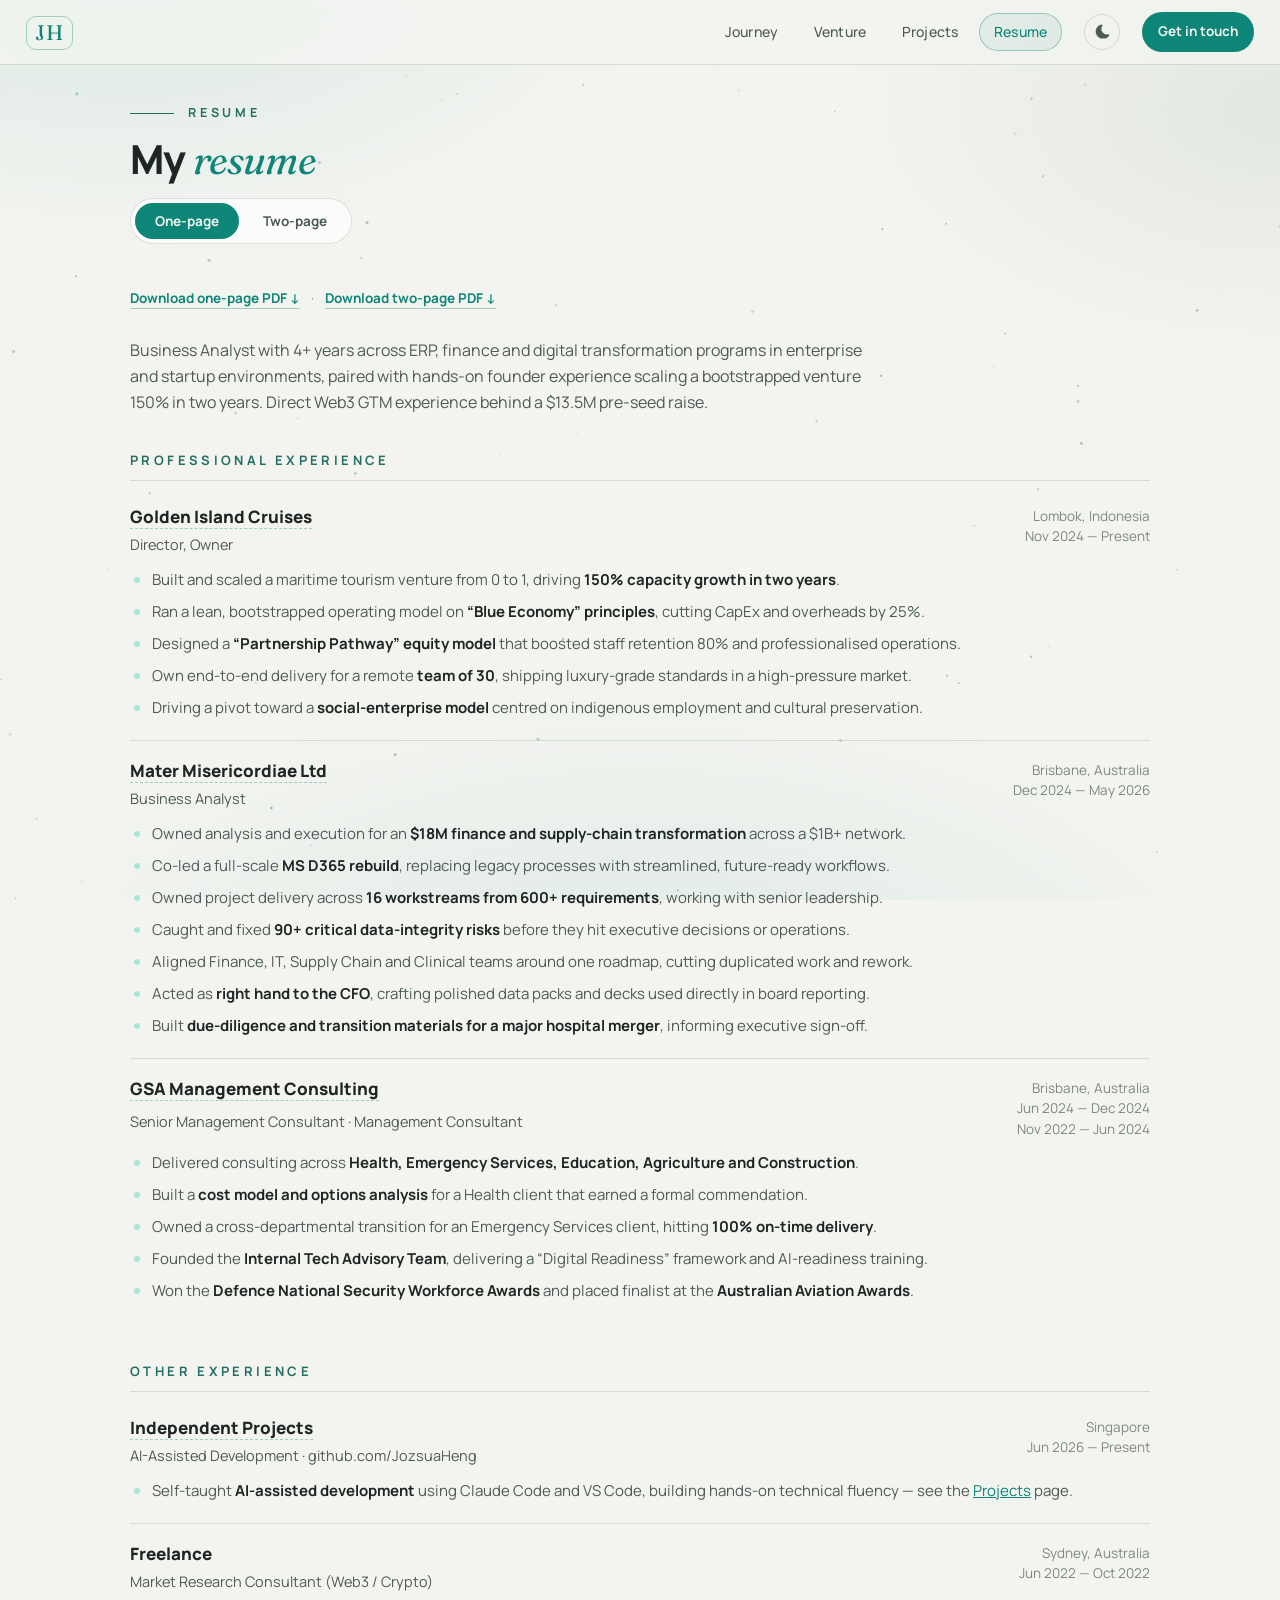
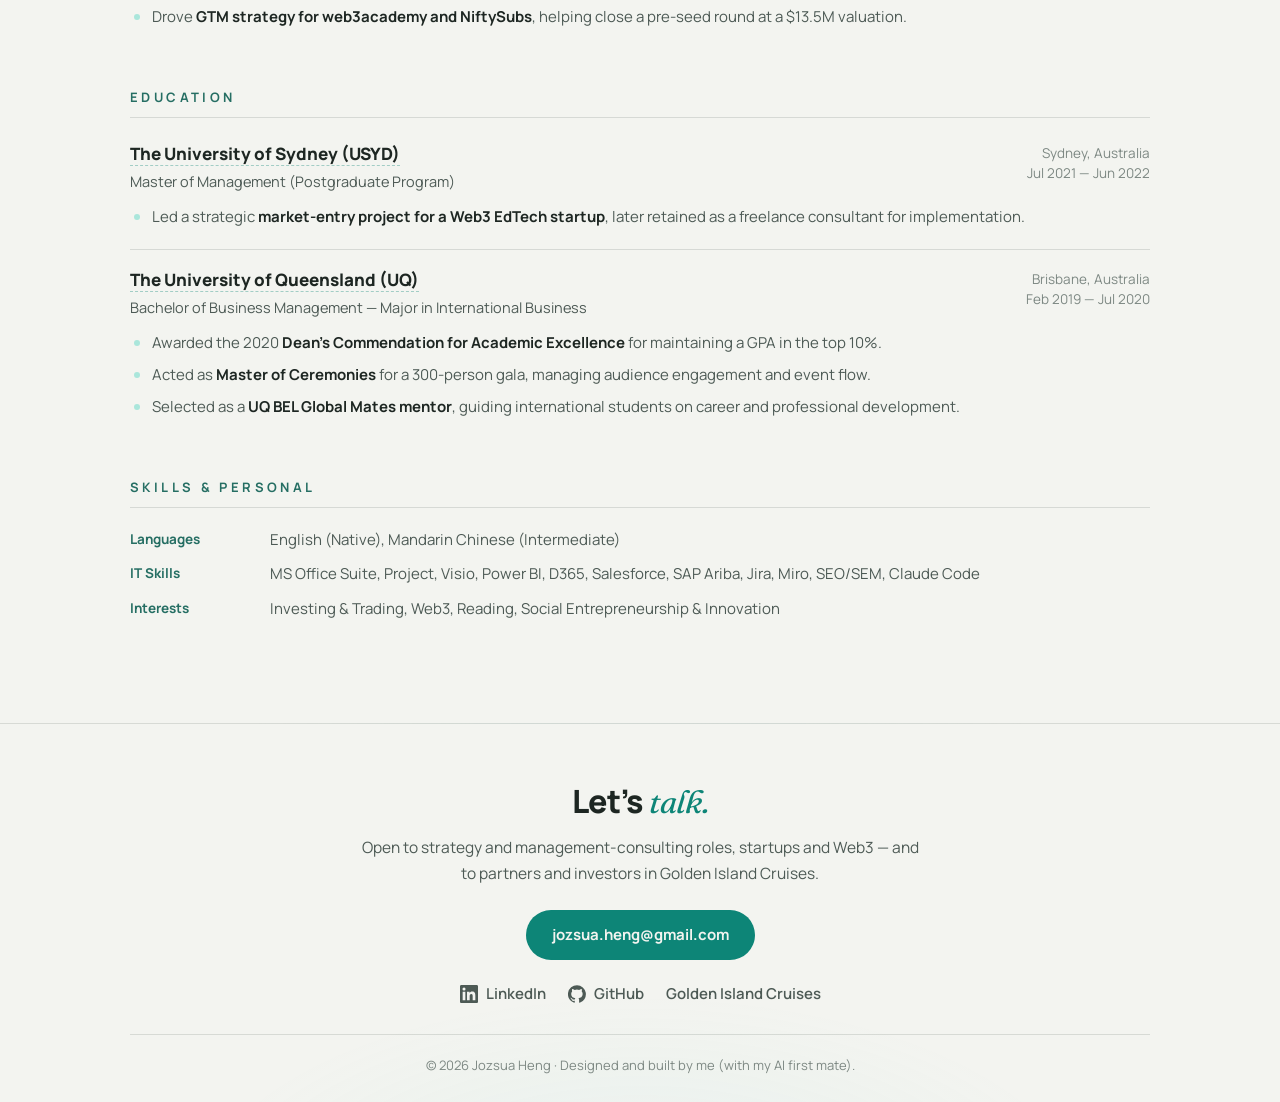
<file: resume.html>
<!DOCTYPE html>
<html lang="en">
<head>
  <meta charset="UTF-8" />
  <meta name="viewport" content="width=device-width, initial-scale=1.0" />
  <title>Jozsua Heng — Resume</title>
  <meta name="description" content="Jozsua Heng's resume — business analyst across ERP, finance and digital transformation programs, paired with hands-on founder experience." />

  <link rel="icon" href="data:image/svg+xml,%3Csvg xmlns='http://www.w3.org/2000/svg' viewBox='0 0 64 64'%3E%3Crect width='64' height='64' rx='14' fill='%230e1218'/%3E%3Ctext x='32' y='42' font-family='Georgia,serif' font-size='28' fill='%236edacb' text-anchor='middle'%3EJH%3C/text%3E%3C/svg%3E" />

  <script>
    (function () {
      try {
        var t = localStorage.getItem("theme");
        if (!t && window.matchMedia("(prefers-color-scheme: light)").matches) t = "light";
        if (t) document.documentElement.dataset.theme = t;
      } catch (e) {}
    })();
  </script>

  <link rel="preconnect" href="https://fonts.googleapis.com" />
  <link rel="preconnect" href="https://fonts.gstatic.com" crossorigin />
  <link href="https://fonts.googleapis.com/css2?family=Fraunces:ital,opsz,wght@0,9..144,400..600;1,9..144,400..600&family=Manrope:wght@400;500;600;700;800&display=swap" rel="stylesheet" />

  <link rel="stylesheet" href="styles.css" />
</head>
<body>
  <canvas id="specks" aria-hidden="true"></canvas>

  <header class="nav">
    <a class="nav-brand" href="index.html" aria-label="Home">
      <span class="monogram">JH</span>
    </a>
    <nav class="nav-links" aria-label="Pages">
      <a href="index.html">Journey</a>
      <a href="venture.html">Venture</a>
      <a href="projects.html">Projects</a>
      <a href="resume.html" aria-current="page">Resume</a>
    </nav>
    <button class="theme-toggle" id="theme-toggle" aria-label="Toggle light/dark mode">
      <svg class="icon-sun" viewBox="0 0 24 24" aria-hidden="true"><path d="M12 17a5 5 0 1 1 0-10 5 5 0 0 1 0 10zm0-2a3 3 0 1 0 0-6 3 3 0 0 0 0 6zM11 1h2v3h-2V1zm0 19h2v3h-2v-3zM3.5 4.9 4.9 3.5l2.1 2.1-1.4 1.4-2.1-2.1zm13.5 13.5 1.4-1.4 2.1 2.1-1.4 1.4-2.1-2.1zM1 11h3v2H1v-2zm19 0h3v2h-3v-2zM3.5 19.1l2.1-2.1 1.4 1.4-2.1 2.1-1.4-1.4zM17 5.6l2.1-2.1 1.4 1.4-2.1 2.1-1.4-1.4z"/></svg>
      <svg class="icon-moon" viewBox="0 0 24 24" aria-hidden="true"><path d="M12.3 22a10 10 0 0 1-8.7-14.9A10 10 0 0 1 11 2.1a1 1 0 0 1 .9 1.6 8 8 0 0 0 8.4 12.4 1 1 0 0 1 1.2 1.4A10 10 0 0 1 12.3 22z"/></svg>
    </button>
    <a class="nav-cta" href="#contact">Get in touch</a>
  </header>

  <main>
    <div class="page-head container">
      <p class="eyebrow reveal"><span class="eyebrow-line"></span>Resume</p>
      <h1 class="section-title reveal">My <em class="accent-serif">resume</em></h1>

      <!-- print/PDF-only header — the on-screen page relies on the site nav
           for identity, but an exported PDF needs a real resume header -->
      <div class="rs-print-header">
        <h1>Jozsua Heng</h1>
        <p>jozsua.heng@gmail.com &middot; linkedin.com/in/jozsuaheng &middot; Singapore</p>
      </div>

      <div class="rs-toggle reveal" role="tablist" aria-label="Resume length">
        <button class="rs-tab active" id="rs-tab-1" role="tab" aria-selected="true" aria-controls="resume-onepage" data-target="resume-onepage">One-page</button>
        <button class="rs-tab" id="rs-tab-2" role="tab" aria-selected="false" aria-controls="resume-twopage" data-target="resume-twopage">Two-page</button>
      </div>

      <p class="rs-download reveal">
        <a href="assets/Jozsua-Heng-Resume-OnePage.pdf" download>Download one-page PDF ↓</a>
        <span>·</span>
        <a href="assets/Jozsua-Heng-Resume-TwoPage.pdf" download>Download two-page PDF ↓</a>
      </p>
    </div>

    <section class="section" style="padding-top: 0;">
      <div class="container">

        <!-- ============== ONE-PAGE ============== -->
        <div class="rs-panel" id="resume-onepage" role="tabpanel" aria-labelledby="rs-tab-1">

          <p class="rs-summary reveal">
            Business Analyst with 4+ years across ERP, finance and digital
            transformation programs in enterprise and startup environments, paired
            with hands-on founder experience scaling a bootstrapped venture 150%
            in two years. Direct Web3 GTM experience behind a $13.5M pre-seed
            raise.
          </p>

          <div class="rs-section reveal">
            <h2 class="rs-head">Professional Experience</h2>

            <div class="rs-item">
              <h3><a href="venture.html">Golden Island Cruises</a></h3>
              <p class="rs-role">Director, Owner</p>
              <p class="rs-meta">Lombok, Indonesia<br />Nov 2024 — Present</p>
              <ul class="tl-points">
                <li>Built and scaled a maritime tourism venture from 0 to 1, driving <strong>150% capacity growth in two years</strong>.</li>
                <li>Ran a lean, bootstrapped operating model on <strong>&ldquo;Blue Economy&rdquo; principles</strong>, cutting CapEx and overheads by 25%.</li>
                <li>Designed a <strong>&ldquo;Partnership Pathway&rdquo; equity model</strong> that boosted staff retention 80% and professionalised operations.</li>
                <li>Own end-to-end delivery for a remote <strong>team of 30</strong>, shipping luxury-grade standards in a high-pressure market.</li>
                <li>Driving a pivot toward a <strong>social-enterprise model</strong> centred on indigenous employment and cultural preservation.</li>
              </ul>
            </div>

            <div class="rs-item">
              <h3><a href="https://www.mater.org.au/" target="_blank" rel="noopener">Mater Misericordiae Ltd</a></h3>
              <p class="rs-role">Business Analyst</p>
              <p class="rs-meta">Brisbane, Australia<br />Dec 2024 — May 2026</p>
              <ul class="tl-points">
                <li>Owned analysis and execution for an <strong>$18M finance and supply-chain transformation</strong> across a $1B+ network.</li>
                <li>Co-led a full-scale <strong>MS D365 rebuild</strong>, replacing legacy processes with streamlined, future-ready workflows.</li>
                <li>Owned project delivery across <strong>16 workstreams from 600+ requirements</strong>, working with senior leadership.</li>
                <li>Caught and fixed <strong>90+ critical data-integrity risks</strong> before they hit executive decisions or operations.</li>
                <li>Aligned Finance, IT, Supply Chain and Clinical teams around one roadmap, cutting duplicated work and rework.</li>
                <li>Acted as <strong>right hand to the CFO</strong>, crafting polished data packs and decks used directly in board reporting.</li>
                <li>Built <strong>due-diligence and transition materials for a major hospital merger</strong>, informing executive sign-off.</li>
              </ul>
            </div>

            <div class="rs-item">
              <h3><a href="https://gsamc.com.au/" target="_blank" rel="noopener">GSA Management Consulting</a></h3>
              <p class="rs-role">Senior Management Consultant · Management Consultant</p>
              <p class="rs-meta">Brisbane, Australia<br />Jun 2024 — Dec 2024<br />Nov 2022 — Jun 2024</p>
              <ul class="tl-points">
                <li>Delivered consulting across <strong>Health, Emergency Services, Education, Agriculture and Construction</strong>.</li>
                <li>Built a <strong>cost model and options analysis</strong> for a Health client that earned a formal commendation.</li>
                <li>Owned a cross-departmental transition for an Emergency Services client, hitting <strong>100% on-time delivery</strong>.</li>
                <li>Founded the <strong>Internal Tech Advisory Team</strong>, delivering a &ldquo;Digital Readiness&rdquo; framework and AI-readiness training.</li>
                <li>Won the <strong>Defence National Security Workforce Awards</strong> and placed finalist at the <strong>Australian Aviation Awards</strong>.</li>
              </ul>
            </div>
          </div>

          <div class="rs-section reveal">
            <h2 class="rs-head">Other Experience</h2>

            <div class="rs-item">
              <h3><a href="https://github.com/JozsuaHeng" target="_blank" rel="noopener">Independent Projects</a></h3>
              <p class="rs-role">AI-Assisted Development · github.com/JozsuaHeng</p>
              <p class="rs-meta">Singapore<br />Jun 2026 — Present</p>
              <ul class="tl-points">
                <li>Self-taught <strong>AI-assisted development</strong> using Claude Code and VS Code, building hands-on technical fluency — see the <a href="projects.html" style="color: var(--accent);">Projects</a> page.</li>
              </ul>
            </div>

            <div class="rs-item">
              <h3>Freelance</h3>
              <p class="rs-role">Market Research Consultant (Web3 / Crypto)</p>
              <p class="rs-meta">Sydney, Australia<br />Jun 2022 — Oct 2022</p>
              <ul class="tl-points">
                <li>Drove <strong>GTM strategy for web3academy and NiftySubs</strong>, helping close a pre-seed round at a $13.5M valuation.</li>
              </ul>
            </div>
          </div>

          <div class="rs-section reveal">
            <h2 class="rs-head">Education</h2>

            <div class="rs-item">
              <h3><a href="https://www.sydney.edu.au/" target="_blank" rel="noopener">The University of Sydney (USYD)</a></h3>
              <p class="rs-role">Master of Management (Postgraduate Program)</p>
              <p class="rs-meta">Sydney, Australia<br />Jul 2021 — Jun 2022</p>
              <ul class="tl-points">
                <li>Led a strategic <strong>market-entry project for a Web3 EdTech startup</strong>, later retained as a freelance consultant for implementation.</li>
              </ul>
            </div>

            <div class="rs-item">
              <h3><a href="https://www.uq.edu.au/" target="_blank" rel="noopener">The University of Queensland (UQ)</a></h3>
              <p class="rs-role">Bachelor of Business Management — Major in International Business</p>
              <p class="rs-meta">Brisbane, Australia<br />Feb 2019 — Jul 2020</p>
              <ul class="tl-points">
                <li>Awarded the 2020 <strong>Dean&rsquo;s Commendation for Academic Excellence</strong> for maintaining a GPA in the top 10%.</li>
                <li>Acted as <strong>Master of Ceremonies</strong> for a 300-person gala, managing audience engagement and event flow.</li>
                <li>Selected as a <strong>UQ BEL Global Mates mentor</strong>, guiding international students on career and professional development.</li>
              </ul>
            </div>
          </div>

          <div class="rs-section reveal">
            <h2 class="rs-head">Skills &amp; Personal</h2>
            <dl class="rs-skills">
              <div class="rs-skill"><dt>Languages</dt><dd>English (Native), Mandarin Chinese (Intermediate)</dd></div>
              <div class="rs-skill"><dt>IT Skills</dt><dd>MS Office Suite, Project, Visio, Power BI, D365, Salesforce, SAP Ariba, Jira, Miro, SEO/SEM, Claude Code</dd></div>
              <div class="rs-skill"><dt>Interests</dt><dd>Investing &amp; Trading, Web3, Reading, Social Entrepreneurship &amp; Innovation</dd></div>
            </dl>
          </div>

        </div>

        <!-- ============== TWO-PAGE ============== -->
        <div class="rs-panel" id="resume-twopage" role="tabpanel" aria-labelledby="rs-tab-2" hidden>

          <p class="rs-summary reveal">
            Business Analyst with 4+ years across ERP, finance and digital
            transformation programs in enterprise and consulting environments.
            Co-led an $18M finance and supply chain transformation for a $1B+
            healthcare network, paired with hands-on founder experience scaling
            a venture 150% in two years.
          </p>

          <div class="rs-columns">
            <div class="rs-col">
              <div class="rs-section reveal">
                <h2 class="rs-head">Professional Experience</h2>

                <div class="rs-item">
                  <h3><a href="venture.html">Golden Island Cruises</a></h3>
                  <p class="rs-role">Director, Owner</p>
                  <p class="rs-meta">Lombok, Indonesia<br />Nov 2024 — Present</p>
                  <ul class="tl-points">
                    <li>Engineered the strategic pivot from a boutique agency to a scaled maritime operator, securing capital and streamlining vessel acquisition to drive <strong>150% capacity growth in two years</strong>.</li>
                    <li>Designed a lean operating model on <strong>&lsquo;Blue Economy&rsquo; principles</strong>, cutting CapEx and overheads by <strong>25%</strong> through vertical integration of supply chains.</li>
                    <li>Developed a <strong>dynamic pricing and yield management strategy</strong> to optimise revenue across seasonal demand cycles in the Indonesian maritime market.</li>
                    <li>Designed a <strong>&ldquo;Partnership Pathway&rdquo; equity model</strong> that boosted staff retention <strong>80%</strong> and professionalised operations.</li>
                    <li>Directing a cross-functional <strong>team of 30</strong> in a high-pressure, remote market, ensuring alignment with international luxury benchmarks and safety protocols.</li>
                    <li>Overseeing a <strong>mixed-fleet operation</strong> across owned and partner vessels spanning luxury, deluxe and standard tiers.</li>
                    <li>Spearheaded a <strong>social-enterprise framework</strong> prioritising indigenous employment and cultural preservation, enhancing brand equity and securing local government concessions.</li>
                  </ul>
                </div>

                <div class="rs-item">
                  <h3><a href="https://www.mater.org.au/" target="_blank" rel="noopener">Mater Misericordiae Ltd</a></h3>
                  <p class="rs-role">Business Analyst</p>
                  <p class="rs-meta">Brisbane, Australia<br />Dec 2024 — May 2026</p>
                  <ul class="tl-points">
                    <li>Owned analysis and execution for an <strong>$18M finance and supply chain transformation</strong> across a $1B+ network.</li>
                    <li>Architected end-to-end process maps and data-driven insights to remediate the <strong>D365 environment</strong>, ensuring data integrity across Finance, Procurement and Supply Chain.</li>
                    <li>Identified and translated <strong>600+ requirements</strong> into <strong>16 actionable workstreams across 6 work packages</strong>, for senior leadership and the executive board.</li>
                    <li>Ran supply chain and AP workflow analysis across the network, using root-cause analysis to stabilise invoice processing and resolve procurement and inventory bottlenecks.</li>
                    <li>Caught and fixed <strong>90+ critical data-integrity risks</strong> before they hit executive decisions or operations.</li>
                    <li>Aligned Finance, IT, Supply Chain and Clinical teams around one roadmap, cutting duplicated work and rework.</li>
                    <li>Acted as right hand to the CFO, translating financial and transformation data into board-ready visual narratives that secured executive buy-in.</li>
                    <li>Distilled disparate documents, data packs and policy materials into tightly scoped summaries, each purpose-built for a specific stakeholder audience and decision.</li>
                    <li>Built <strong>due-diligence and transition materials for the Gold Coast hospital merger</strong>, presented to the steering committee.</li>
                  </ul>
                </div>

                <div class="rs-item">
                  <h3><a href="https://gsamc.com.au/" target="_blank" rel="noopener">GSA Management Consulting</a></h3>
                  <p class="rs-role">Senior Management Consultant · Management Consultant</p>
                  <p class="rs-meta">Brisbane, Australia<br />Jun 2024 — Dec 2024<br />Nov 2022 — Jun 2024</p>
                  <ul class="tl-points">
                    <li>Shipped consulting work across Health, Emergency Services, Education, Agriculture and Construction — spanning cost models, options analysis and digital transformation for public, private and Defence-sector clients.</li>
                    <li>Built a cost model and options analysis for a Health client that earned a <strong>formal commendation</strong>.</li>
                    <li>Owned a cross-departmental transition for an Emergency Services client, hitting <strong>100% on-time delivery</strong>.</li>
                    <li>Drafted proposals and standardised toolkits, templates and business case libraries that lifted the firm&rsquo;s <strong>proposal win rate to 35&ndash;40%</strong>.</li>
                    <li>Founded the firm&rsquo;s <strong>Internal Tech Advisory Team</strong> from scratch, accelerating digital adoption and building a scalable &ldquo;Digital Readiness&rdquo; framework, then designing and facilitating AI/Generative AI workshops for leadership firm-wide.</li>
                    <li>Contributed case studies that helped secure GSA&rsquo;s <strong>preferred-supplier status</strong> on the Digital Marketplace 2.0 panel.</li>
                    <li>Drafted the firm&rsquo;s award nomination for the <strong>Defence National Security Workforce Awards</strong>, securing a win in the Best Change Management Implementation Program category, and a finalist placement at the <strong>Australian Aviation Awards</strong> (Defence Support Business of the Year, 2023 and 2024).</li>
                  </ul>
                </div>
              </div>
            </div>

            <div class="rs-col">
              <div class="rs-section reveal">
                <h2 class="rs-head">Professional Experience <span class="rs-cont">(Continued)</span></h2>

                <div class="rs-item">
                  <h3><a href="https://bosstradie.com.au/" target="_blank" rel="noopener">Boss Tradie</a></h3>
                  <p class="rs-role">Strategy Consultant, Equity Holder</p>
                  <p class="rs-meta">Brisbane, Australia<br />Jun 2020 — May 2022</p>
                  <ul class="tl-points">
                    <li>Led and delivered <strong>80% internal cost reductions</strong> by outsourcing sales and operational functions to overseas partners.</li>
                    <li>Co-led the <strong>Salesforce Sales Cloud implementation</strong> for a construction-industry client (20 users) — requirements gathering, gap analysis, developer coordination and stakeholder training.</li>
                    <li>Delivered a <strong>48% reduction in manufacturing costs</strong> for a height-safety client through optimised outsourcing to an overseas supplier.</li>
                    <li>Contributed to <strong>ISO 9001, 14001 and 45001 certification</strong> for multiple clients, including new document control systems.</li>
                  </ul>
                </div>
              </div>

              <div class="rs-section reveal">
                <h2 class="rs-head">Other Experience</h2>

                <div class="rs-item">
                  <h3><a href="https://github.com/JozsuaHeng" target="_blank" rel="noopener">Independent Projects</a></h3>
                  <p class="rs-role">AI-Assisted Development · github.com/JozsuaHeng</p>
                  <p class="rs-meta">Singapore<br />Jun 2026 — Present</p>
                  <ul class="tl-points">
                    <li>Self-taught <strong>AI-assisted development</strong> using Claude Code and VS Code, building hands-on technical fluency — see the <a href="projects.html" style="color: var(--accent);">Projects</a> page.</li>
                    <li>Applying this fluency to bridge business requirements and technical execution, strengthening cross-functional conversations with engineering teams.</li>
                  </ul>
                </div>

                <div class="rs-item">
                  <h3>Freelance</h3>
                  <p class="rs-role">Market Research Consultant (Web3 / Crypto)</p>
                  <p class="rs-meta">Sydney, Australia<br />Jun 2022 — Oct 2022</p>
                  <ul class="tl-points">
                    <li>Conducted competitive landscape and market-sizing research across two early-stage Web3 platforms, <strong>web3academy</strong> and <strong>NiftySubs</strong>.</li>
                    <li>Shaped go-to-market strategy and positioning ahead of each platform&rsquo;s public launch.</li>
                    <li>Contributed research and strategic input that helped both ventures close a <strong>pre-seed funding round at a $13.5M valuation</strong>.</li>
                  </ul>
                </div>
              </div>

              <div class="rs-section reveal">
                <h2 class="rs-head">Education</h2>

                <div class="rs-item">
                  <h3><a href="https://www.sydney.edu.au/" target="_blank" rel="noopener">The University of Sydney (USYD)</a></h3>
                  <p class="rs-role">Master of Management (Postgraduate Program)</p>
                  <p class="rs-meta">Sydney, Australia<br />Jul 2021 — Jun 2022</p>
                  <ul class="tl-points">
                    <li>Led a strategic <strong>market-entry project for a Web3 EdTech startup</strong>, covering competitive analysis, target-market sizing and go-to-market planning.</li>
                    <li>Retained as a freelance consultant post-graduation to support implementation of the market-entry strategy.</li>
                  </ul>
                </div>

                <div class="rs-item">
                  <h3><a href="https://www.uq.edu.au/" target="_blank" rel="noopener">The University of Queensland (UQ)</a></h3>
                  <p class="rs-role">Bachelor of Business Management — Major in International Business</p>
                  <p class="rs-meta">Brisbane, Australia<br />Feb 2019 — Jul 2020</p>
                  <ul class="tl-points">
                    <li>Awarded the 2020 <strong>Dean&rsquo;s Commendation for Academic Excellence</strong> for maintaining a GPA in the top 10% of cohort.</li>
                    <li>Acted as <strong>Master of Ceremonies</strong> for a 300-person gala, managing audience engagement and live event flow.</li>
                    <li>Selected as a <strong>UQ BEL Global Mates mentor</strong>, guiding international business students on career planning and professional development.</li>
                  </ul>
                </div>
              </div>

              <div class="rs-section reveal">
                <h2 class="rs-head">Skills &amp; Personal</h2>
                <dl class="rs-skills">
                  <div class="rs-skill"><dt>Languages</dt><dd>English (Native), Mandarin Chinese (Intermediate)</dd></div>
                  <div class="rs-skill"><dt>IT Skills</dt><dd>MS Office Suite, Project, Visio, Power BI, D365, Salesforce, SAP Ariba, Jira, Miro, SEO/SEM, Claude Code</dd></div>
                  <div class="rs-skill"><dt>Certification</dt><dd>PRINCE2&reg; Foundation (Project Management), PeopleCert — Jun 2024</dd></div>
                  <div class="rs-skill"><dt>Interests</dt><dd>Investing &amp; Trading, Web3, Reading, Social Entrepreneurship &amp; Innovation</dd></div>
                </dl>
              </div>
            </div>
          </div>

        </div>

      </div>
    </section>
  </main>

  <footer class="footer" id="contact">
    <div class="footer-cta">
      <p class="footer-line">Let&rsquo;s <em class="accent-serif">talk.</em></p>
      <p class="footer-sub">Open to strategy and management-consulting roles, startups and Web3 — and to partners and investors in Golden Island Cruises.</p>
      <a class="btn btn-accent" id="email-btn" href="mailto:jozsua.heng@gmail.com">jozsua.heng@gmail.com</a>
    </div>
    <div class="footer-links">
      <a href="https://www.linkedin.com/in/jozsuaheng" target="_blank" rel="noopener"><svg class="icon" viewBox="0 0 24 24" aria-hidden="true"><path d="M20.45 20.45h-3.55v-5.57c0-1.33-.03-3.04-1.85-3.04-1.85 0-2.14 1.45-2.14 2.94v5.67H9.36V9h3.41v1.56h.05c.48-.9 1.64-1.85 3.37-1.85 3.6 0 4.27 2.37 4.27 5.46v6.28zM5.34 7.43a2.06 2.06 0 1 1 0-4.12 2.06 2.06 0 0 1 0 4.12zM7.12 20.45H3.56V9h3.56v11.45zM22.22 0H1.77C.79 0 0 .77 0 1.72v20.55C0 23.23.79 24 1.77 24h20.45c.98 0 1.78-.77 1.78-1.73V1.72C24 .77 23.2 0 22.22 0z"/></svg>LinkedIn</a>
      <a href="https://github.com/JozsuaHeng" target="_blank" rel="noopener"><svg class="icon" viewBox="0 0 24 24" aria-hidden="true"><path d="M12 .3a12 12 0 0 0-3.8 23.4c.6.1.8-.3.8-.6v-2c-3.3.7-4-1.6-4-1.6-.6-1.4-1.4-1.8-1.4-1.8-1.1-.7.1-.7.1-.7 1.2.1 1.9 1.2 1.9 1.2 1 1.8 2.8 1.3 3.5 1 .1-.8.4-1.3.7-1.6-2.7-.3-5.5-1.3-5.5-5.9 0-1.3.5-2.4 1.2-3.2-.1-.3-.5-1.5.1-3.2 0 0 1-.3 3.3 1.2a11.5 11.5 0 0 1 6 0c2.3-1.5 3.3-1.2 3.3-1.2.6 1.7.2 2.9.1 3.2.8.8 1.2 1.9 1.2 3.2 0 4.6-2.8 5.6-5.5 5.9.4.4.8 1.1.8 2.2v3.3c0 .3.2.7.8.6A12 12 0 0 0 12 .3z"/></svg>GitHub</a>
      <a href="https://komododiscoverytour.com/" target="_blank" rel="noopener">Golden Island Cruises</a>
    </div>
    <p class="footer-copy">© 2026 Jozsua Heng · Designed and built by me (with my AI first mate).</p>
  </footer>

  <script src="script.js"></script>
</body>
</html>
</file>
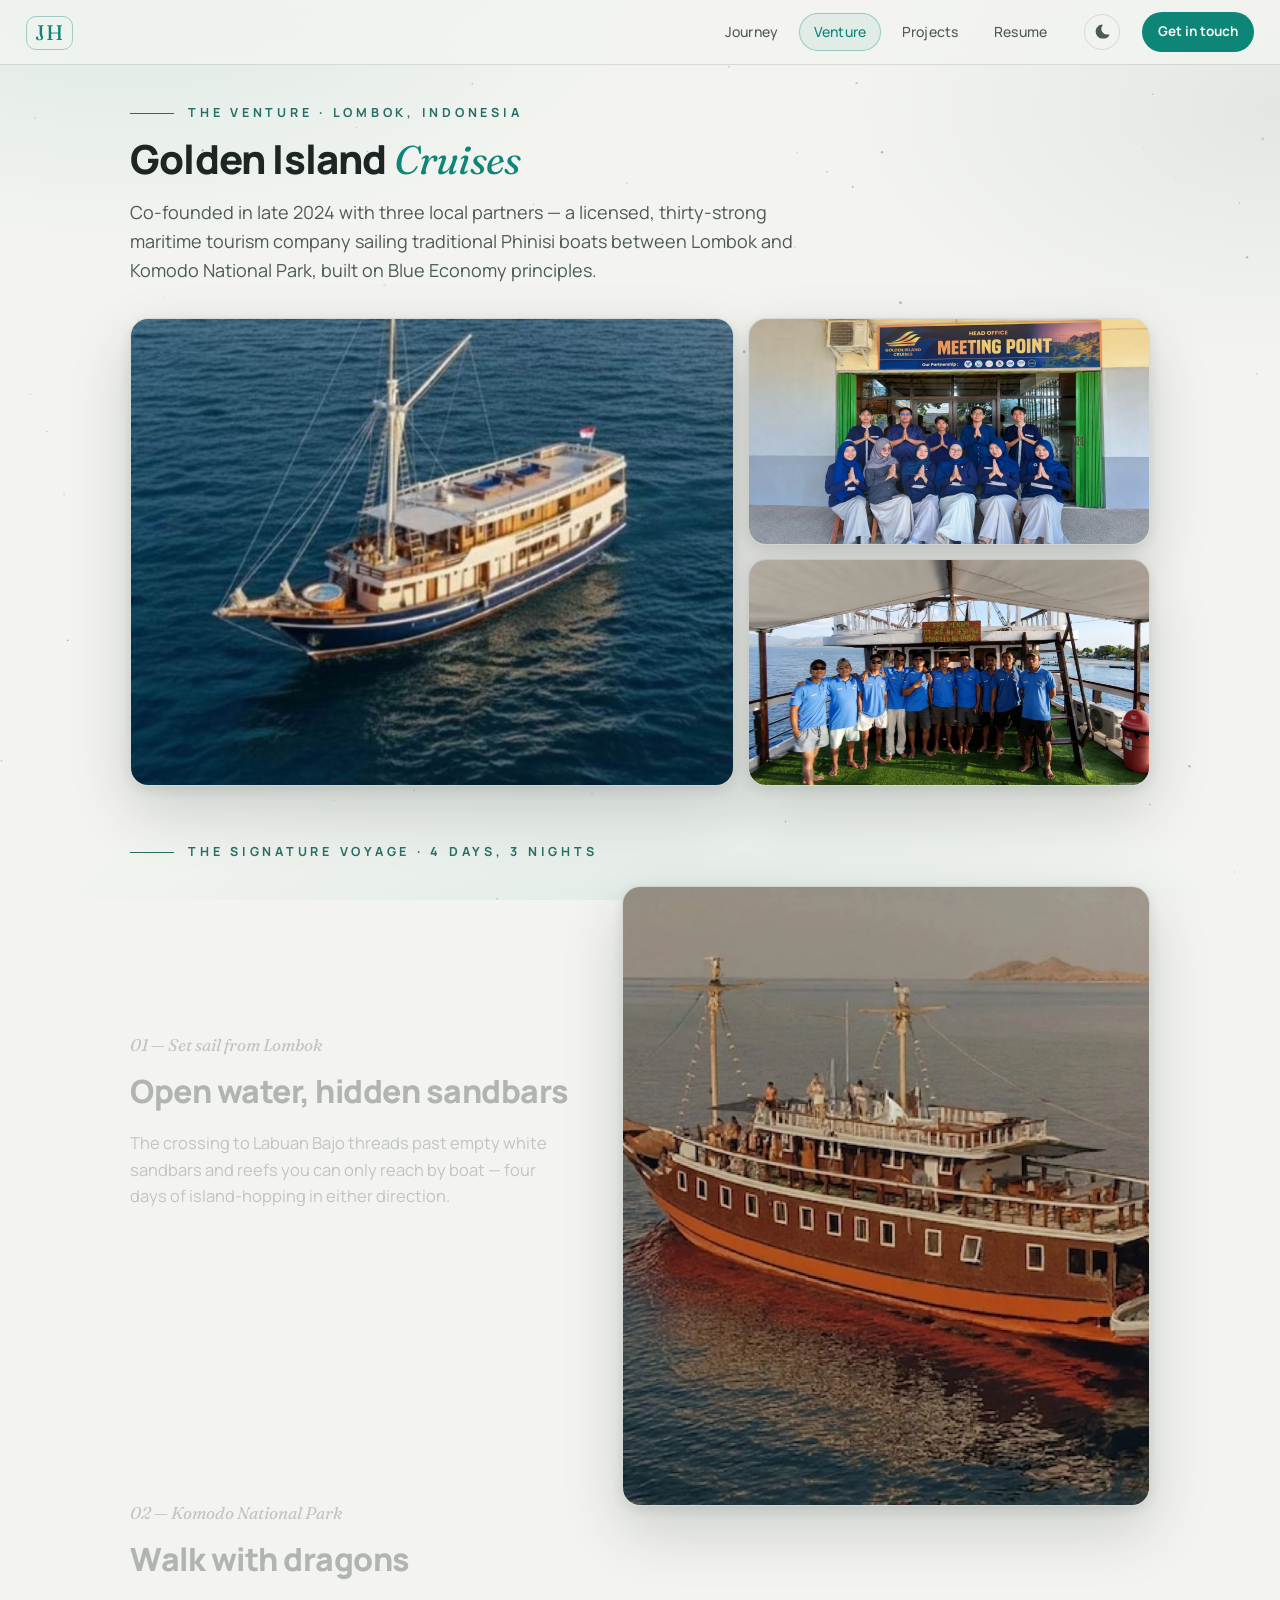
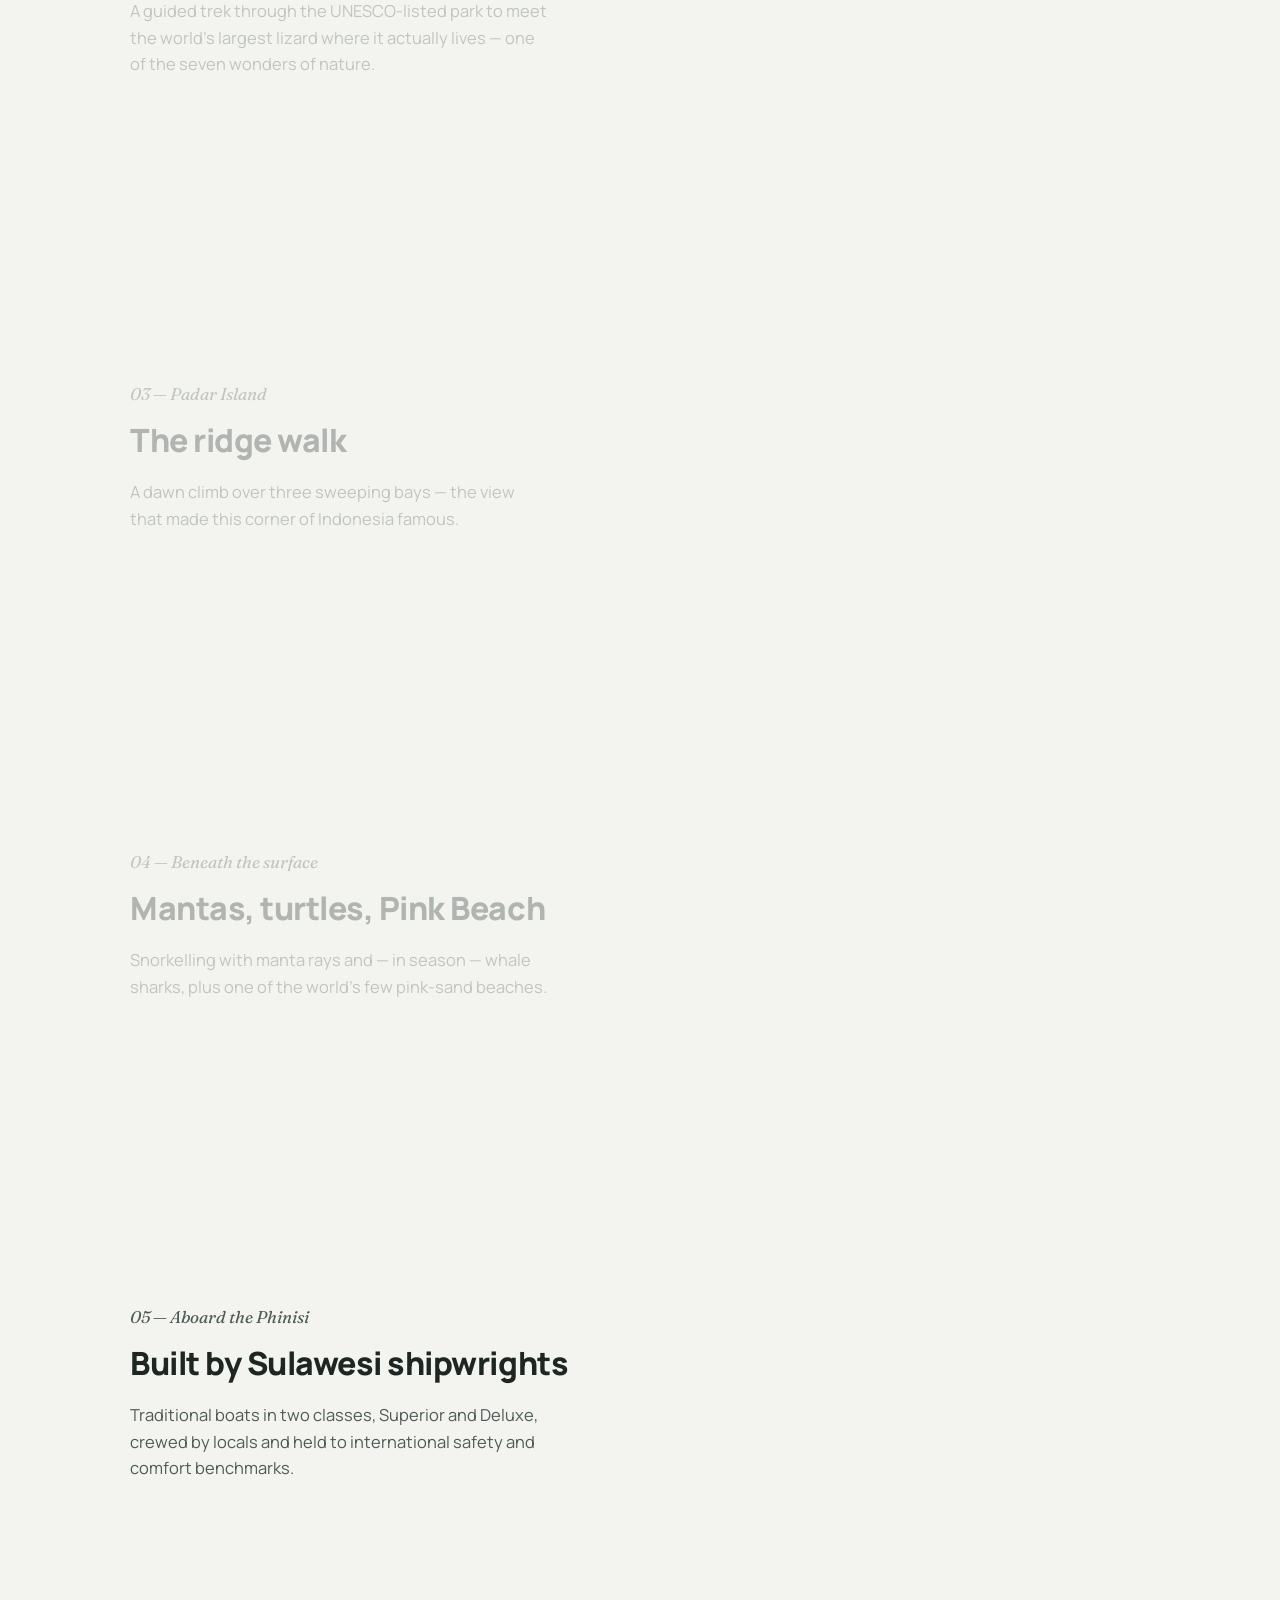
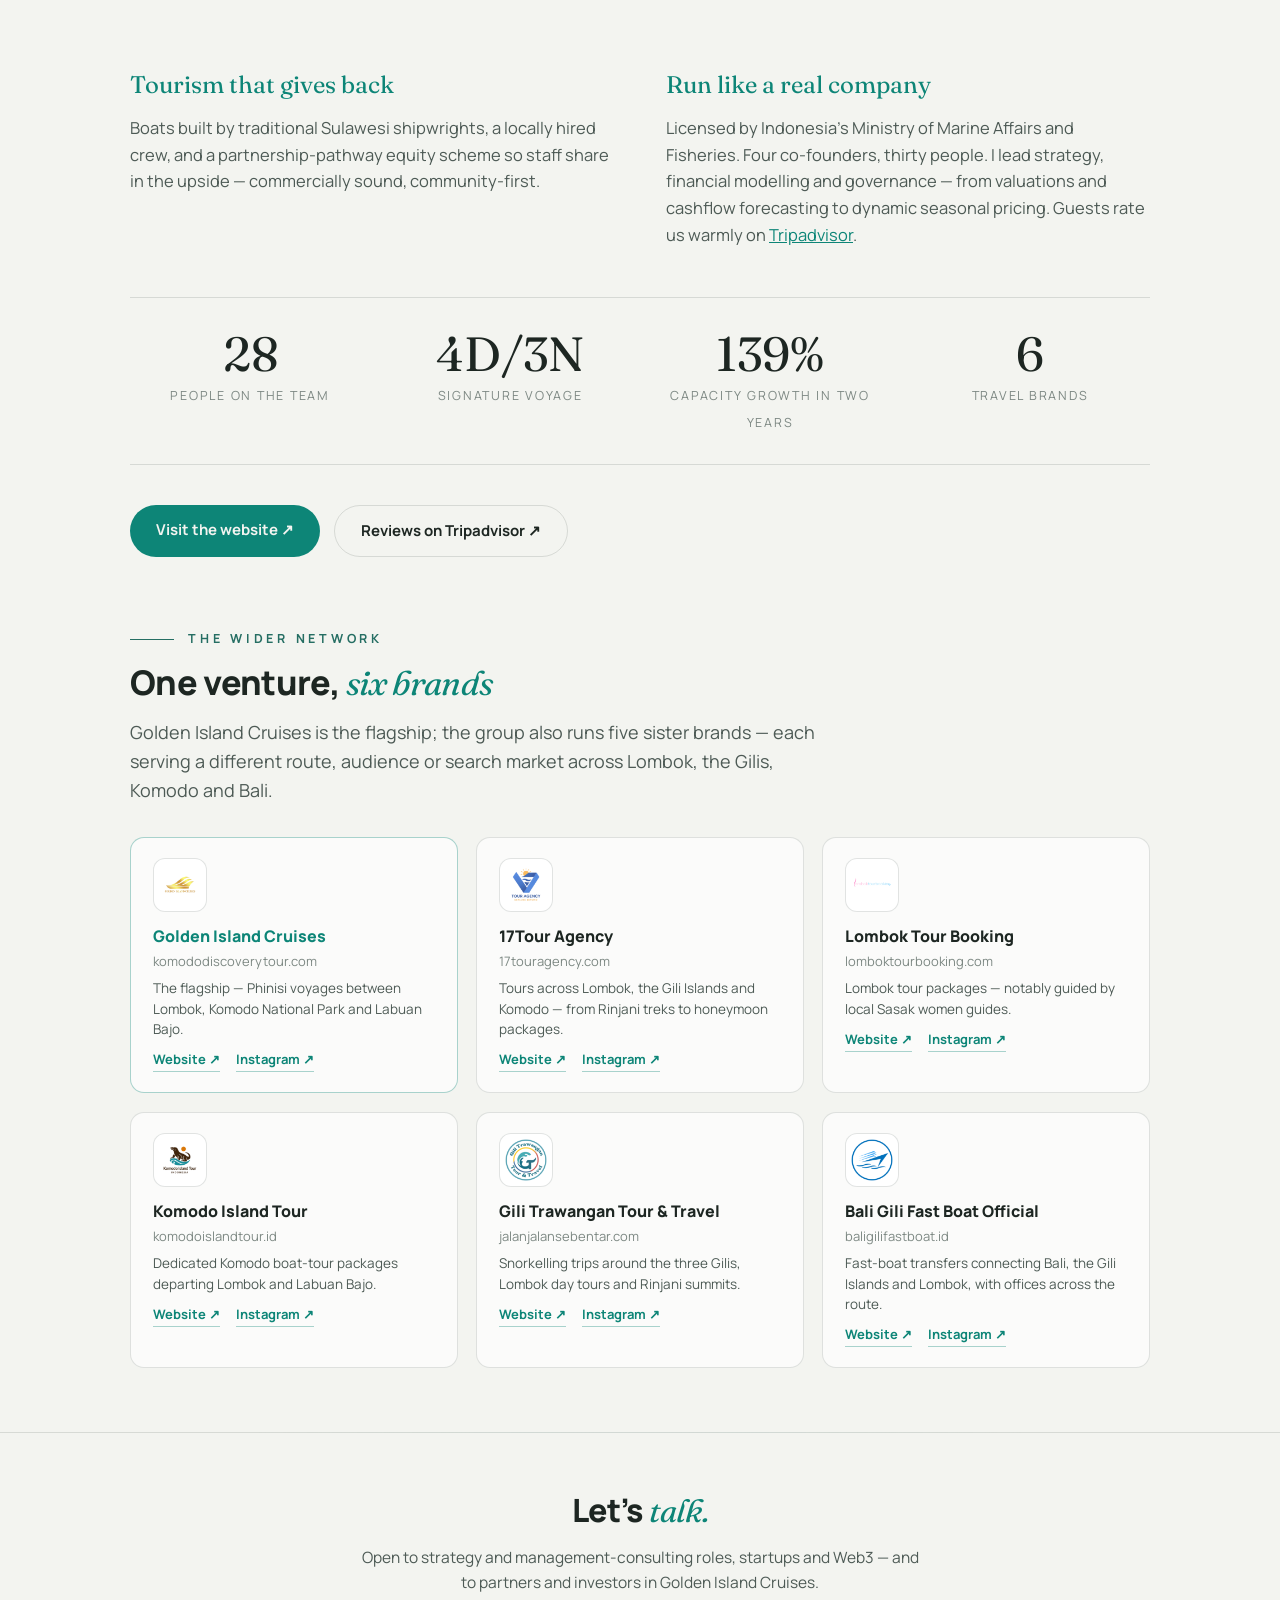
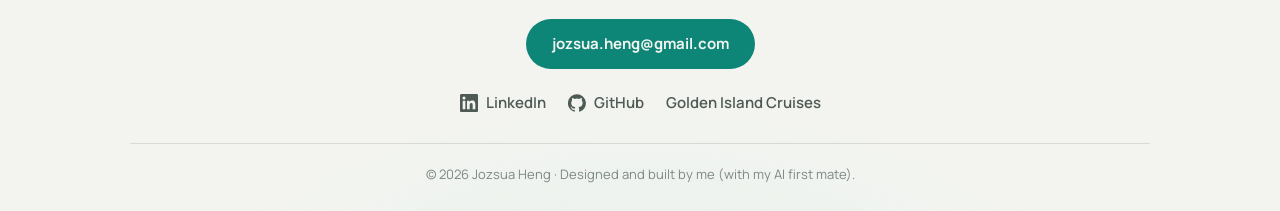
<file: venture.html>
<!DOCTYPE html>
<html lang="en">
<head>
  <meta charset="UTF-8" />
  <meta name="viewport" content="width=device-width, initial-scale=1.0" />
  <title>Jozsua Heng — Golden Island Cruises</title>
  <meta name="description" content="Golden Island Cruises — the maritime tourism venture Jozsua Heng co-founded with three local partners in Lombok, Indonesia — and its network of six travel brands." />

  <link rel="icon" href="data:image/svg+xml,%3Csvg xmlns='http://www.w3.org/2000/svg' viewBox='0 0 64 64'%3E%3Crect width='64' height='64' rx='14' fill='%230e1218'/%3E%3Ctext x='32' y='42' font-family='Georgia,serif' font-size='28' fill='%236edacb' text-anchor='middle'%3EJH%3C/text%3E%3C/svg%3E" />

  <script>
    (function () {
      try {
        var t = localStorage.getItem("theme");
        if (!t && window.matchMedia("(prefers-color-scheme: light)").matches) t = "light";
        if (t) document.documentElement.dataset.theme = t;
      } catch (e) {}
    })();
  </script>

  <link rel="preconnect" href="https://fonts.googleapis.com" />
  <link rel="preconnect" href="https://fonts.gstatic.com" crossorigin />
  <link href="https://fonts.googleapis.com/css2?family=Fraunces:ital,opsz,wght@0,9..144,400..600;1,9..144,400..600&family=Manrope:wght@400;500;600;700;800&display=swap" rel="stylesheet" />

  <link rel="stylesheet" href="styles.css" />
</head>
<body>
  <canvas id="specks" aria-hidden="true"></canvas>

  <header class="nav">
    <a class="nav-brand" href="index.html" aria-label="Home">
      <span class="monogram">JH</span>
    </a>
    <nav class="nav-links" aria-label="Pages">
      <a href="index.html">Journey</a>
      <a href="venture.html" aria-current="page">Venture</a>
      <a href="projects.html">Projects</a>
      <a href="resume.html">Resume</a>
    </nav>
    <button class="theme-toggle" id="theme-toggle" aria-label="Toggle light/dark mode">
      <svg class="icon-sun" viewBox="0 0 24 24" aria-hidden="true"><path d="M12 17a5 5 0 1 1 0-10 5 5 0 0 1 0 10zm0-2a3 3 0 1 0 0-6 3 3 0 0 0 0 6zM11 1h2v3h-2V1zm0 19h2v3h-2v-3zM3.5 4.9 4.9 3.5l2.1 2.1-1.4 1.4-2.1-2.1zm13.5 13.5 1.4-1.4 2.1 2.1-1.4 1.4-2.1-2.1zM1 11h3v2H1v-2zm19 0h3v2h-3v-2zM3.5 19.1l2.1-2.1 1.4 1.4-2.1 2.1-1.4-1.4zM17 5.6l2.1-2.1 1.4 1.4-2.1 2.1-1.4-1.4z"/></svg>
      <svg class="icon-moon" viewBox="0 0 24 24" aria-hidden="true"><path d="M12.3 22a10 10 0 0 1-8.7-14.9A10 10 0 0 1 11 2.1a1 1 0 0 1 .9 1.6 8 8 0 0 0 8.4 12.4 1 1 0 0 1 1.2 1.4A10 10 0 0 1 12.3 22z"/></svg>
    </button>
    <a class="nav-cta" href="#contact">Get in touch</a>
  </header>

  <main>
    <div class="page-head container">
      <p class="eyebrow reveal"><span class="eyebrow-line"></span>The venture &middot; Lombok, Indonesia</p>
      <h1 class="section-title reveal">Golden Island <em class="accent-serif">Cruises</em></h1>
      <p class="lede reveal">
        Co-founded in late 2024 with three local partners — a licensed,
        thirty-strong maritime tourism company sailing traditional Phinisi
        boats between Lombok and Komodo National Park, built on Blue Economy
        principles.
      </p>
    </div>

    <section class="section" style="padding-top: 0;">
      <div class="container">
        <!-- photo mosaic -->
        <div class="mosaic reveal">
          <figure><img src="assets/venture/boat.jpg" alt="A Golden Island Cruises Phinisi boat at sea" /></figure>
          <figure><img src="assets/venture/phinisi.jpg" alt="Aboard the Phinisi" /></figure>
          <figure><img src="assets/venture/crew.jpg" alt="The Golden Island Cruises crew" /></figure>
        </div>

        <!-- scrollytelling: the voyage -->
        <p class="eyebrow reveal"><span class="eyebrow-line"></span>The signature voyage · 4 days, 3 nights</p>
        <div class="story">
          <div class="story-media" aria-hidden="true">
            <img src="assets/venture/aerial.jpg" alt="" class="active" loading="lazy" />
            <img src="assets/venture/komodo.jpg" alt="" loading="lazy" />
            <img src="assets/venture/padar.jpg" alt="" loading="lazy" />
            <img src="assets/venture/manta.jpg" alt="" loading="lazy" />
            <img src="assets/venture/deluxe.jpg" alt="" loading="lazy" />
          </div>
          <div class="story-steps">
            <div class="step">
              <p class="step-num">01 — Set sail from Lombok</p>
              <h3>Open water, hidden sandbars</h3>
              <p>The crossing to Labuan Bajo threads past empty white sandbars
              and reefs you can only reach by boat — four days of island-hopping
              in either direction.</p>
            </div>
            <div class="step">
              <p class="step-num">02 — Komodo National Park</p>
              <h3>Walk with dragons</h3>
              <p>A guided trek through the UNESCO-listed park to meet the
              world's largest lizard where it actually lives — one of the seven
              wonders of nature.</p>
            </div>
            <div class="step">
              <p class="step-num">03 — Padar Island</p>
              <h3>The ridge walk</h3>
              <p>A dawn climb over three sweeping bays — the view that made
              this corner of Indonesia famous.</p>
            </div>
            <div class="step">
              <p class="step-num">04 — Beneath the surface</p>
              <h3>Mantas, turtles, Pink Beach</h3>
              <p>Snorkelling with manta rays and — in season — whale sharks,
              plus one of the world's few pink-sand beaches.</p>
            </div>
            <div class="step">
              <p class="step-num">05 — Aboard the Phinisi</p>
              <h3>Built by Sulawesi shipwrights</h3>
              <p>Traditional boats in two classes, Superior and Deluxe, crewed
              by locals and held to international safety and comfort
              benchmarks.</p>
            </div>
          </div>
        </div>

        <!-- condensed copy -->
        <div class="venture-grid">
          <div class="venture-copy reveal">
            <h3>Tourism that gives back</h3>
            <p>
              Boats built by traditional Sulawesi shipwrights, a locally hired
              crew, and a partnership-pathway equity scheme so staff share in
              the upside — commercially sound, community-first.
            </p>
          </div>
          <div class="venture-copy reveal">
            <h3>Run like a real company</h3>
            <p>
              Licensed by Indonesia&rsquo;s Ministry of Marine Affairs and
              Fisheries. Four co-founders, thirty people. I lead strategy,
              financial modelling and governance — from valuations and cashflow
              forecasting to dynamic seasonal pricing. Guests rate us warmly on
              <a href="https://www.tripadvisor.com/Attraction_Review-g1592993-d27507266-Reviews-Komodo_Island_Tour_Golden_island_cruises-Senggigi_Lombok_West_Nusa_Tenggara.html" target="_blank" rel="noopener">Tripadvisor</a>.
            </p>
          </div>
        </div>

        <div class="stats reveal" role="list">
          <div class="stat" role="listitem">
            <span class="stat-num" data-count="30">0</span>
            <span class="stat-label">people on the team</span>
          </div>
          <div class="stat" role="listitem">
            <span class="stat-num"><span data-count="4">0</span>D/<span data-count="3">0</span>N</span>
            <span class="stat-label">signature voyage</span>
          </div>
          <div class="stat" role="listitem">
            <span class="stat-num" data-count="150" data-suffix="%">0</span>
            <span class="stat-label">capacity growth in two years</span>
          </div>
          <div class="stat" role="listitem">
            <span class="stat-num" data-count="6">0</span>
            <span class="stat-label">travel brands</span>
          </div>
        </div>

        <div class="venture-links reveal">
          <a class="btn btn-accent" href="https://komododiscoverytour.com/" target="_blank" rel="noopener">Visit the website ↗</a>
          <a class="btn btn-ghost" href="https://www.tripadvisor.com/Attraction_Review-g1592993-d27507266-Reviews-Komodo_Island_Tour_Golden_island_cruises-Senggigi_Lombok_West_Nusa_Tenggara.html" target="_blank" rel="noopener">Reviews on Tripadvisor ↗</a>
        </div>

        <!-- brand network -->
        <div class="brands">
          <p class="eyebrow reveal"><span class="eyebrow-line"></span>The wider network</p>
          <h2 class="section-title reveal" style="font-size: clamp(26px, 3.6vw, 34px);">One venture, <em class="accent-serif">six brands</em></h2>
          <p class="lede reveal">
            Golden Island Cruises is the flagship; the group also runs five
            sister brands — each serving a different route, audience or
            search market across Lombok, the Gilis, Komodo and Bali.
          </p>
          <div class="brand-grid">
            <div class="brand-card flagship reveal">
              <img class="brand-logo" src="assets/brands/gic.png" alt="Golden Island Cruises logo" loading="lazy" />
              <h4>Golden Island Cruises</h4>
              <p class="brand-domain">komododiscoverytour.com</p>
              <p>The flagship — Phinisi voyages between Lombok, Komodo National Park and Labuan Bajo.</p>
              <div class="brand-links">
                <a href="https://komododiscoverytour.com/" target="_blank" rel="noopener">Website ↗</a>
                <a href="https://www.instagram.com/goldenislandcruises/" target="_blank" rel="noopener">Instagram ↗</a>
              </div>
            </div>
            <div class="brand-card reveal">
              <img class="brand-logo" src="assets/brands/17tour.png" alt="17Tour Agency logo" loading="lazy" />
              <h4>17Tour Agency</h4>
              <p class="brand-domain">17touragency.com</p>
              <p>Tours across Lombok, the Gili Islands and Komodo — from Rinjani treks to honeymoon packages.</p>
              <div class="brand-links">
                <a href="https://17touragency.com/en/" target="_blank" rel="noopener">Website ↗</a>
                <a href="https://www.instagram.com/17touragency/" target="_blank" rel="noopener">Instagram ↗</a>
              </div>
            </div>
            <div class="brand-card reveal">
              <img class="brand-logo" src="assets/brands/lomboktourbooking.png" alt="Lombok Tour Booking logo" loading="lazy" />
              <h4>Lombok Tour Booking</h4>
              <p class="brand-domain">lomboktourbooking.com</p>
              <p>Lombok tour packages — notably guided by local Sasak women guides.</p>
              <div class="brand-links">
                <a href="https://lomboktourbooking.com/en/" target="_blank" rel="noopener">Website ↗</a>
                <a href="https://www.instagram.com/lomboktourbooking/" target="_blank" rel="noopener">Instagram ↗</a>
              </div>
            </div>
            <div class="brand-card reveal">
              <img class="brand-logo" src="assets/brands/komodoislandtour.png" alt="Komodo Island Tour logo" loading="lazy" />
              <h4>Komodo Island Tour</h4>
              <p class="brand-domain">komodoislandtour.id</p>
              <p>Dedicated Komodo boat-tour packages departing Lombok and Labuan Bajo.</p>
              <div class="brand-links">
                <a href="https://komodoislandtour.id/en/" target="_blank" rel="noopener">Website ↗</a>
                <a href="https://www.instagram.com/komodoislandtour.id/" target="_blank" rel="noopener">Instagram ↗</a>
              </div>
            </div>
            <div class="brand-card reveal">
              <img class="brand-logo" src="assets/brands/gilitrawangan.png" alt="Gili Trawangan Tour & Travel logo" loading="lazy" />
              <h4>Gili Trawangan Tour &amp; Travel</h4>
              <p class="brand-domain">jalanjalansebentar.com</p>
              <p>Snorkelling trips around the three Gilis, Lombok day tours and Rinjani summits.</p>
              <div class="brand-links">
                <a href="https://jalanjalansebentar.com/eng/" target="_blank" rel="noopener">Website ↗</a>
                <a href="https://www.instagram.com/gilitrawangantourntravel/" target="_blank" rel="noopener">Instagram ↗</a>
              </div>
            </div>
            <div class="brand-card reveal">
              <img class="brand-logo" src="assets/brands/baligili.png" alt="Bali Gili Fast Boat Official logo" loading="lazy" />
              <h4>Bali Gili Fast Boat Official</h4>
              <p class="brand-domain">baligilifastboat.id</p>
              <p>Fast-boat transfers connecting Bali, the Gili Islands and Lombok, with offices across the route.</p>
              <div class="brand-links">
                <a href="https://baligilifastboat.id/en/" target="_blank" rel="noopener">Website ↗</a>
                <a href="https://www.instagram.com/baligilifastboatofficial/" target="_blank" rel="noopener">Instagram ↗</a>
              </div>
            </div>
          </div>
        </div>
      </div>
    </section>
  </main>

  <footer class="footer" id="contact">
    <div class="footer-cta">
      <p class="footer-line">Let&rsquo;s <em class="accent-serif">talk.</em></p>
      <p class="footer-sub">Open to strategy and management-consulting roles, startups and Web3 — and to partners and investors in Golden Island Cruises.</p>
      <a class="btn btn-accent" id="email-btn" href="mailto:jozsua.heng@gmail.com">jozsua.heng@gmail.com</a>
    </div>
    <div class="footer-links">
      <a href="https://www.linkedin.com/in/jozsuaheng" target="_blank" rel="noopener"><svg class="icon" viewBox="0 0 24 24" aria-hidden="true"><path d="M20.45 20.45h-3.55v-5.57c0-1.33-.03-3.04-1.85-3.04-1.85 0-2.14 1.45-2.14 2.94v5.67H9.36V9h3.41v1.56h.05c.48-.9 1.64-1.85 3.37-1.85 3.6 0 4.27 2.37 4.27 5.46v6.28zM5.34 7.43a2.06 2.06 0 1 1 0-4.12 2.06 2.06 0 0 1 0 4.12zM7.12 20.45H3.56V9h3.56v11.45zM22.22 0H1.77C.79 0 0 .77 0 1.72v20.55C0 23.23.79 24 1.77 24h20.45c.98 0 1.78-.77 1.78-1.73V1.72C24 .77 23.2 0 22.22 0z"/></svg>LinkedIn</a>
      <a href="https://github.com/JozsuaHeng" target="_blank" rel="noopener"><svg class="icon" viewBox="0 0 24 24" aria-hidden="true"><path d="M12 .3a12 12 0 0 0-3.8 23.4c.6.1.8-.3.8-.6v-2c-3.3.7-4-1.6-4-1.6-.6-1.4-1.4-1.8-1.4-1.8-1.1-.7.1-.7.1-.7 1.2.1 1.9 1.2 1.9 1.2 1 1.8 2.8 1.3 3.5 1 .1-.8.4-1.3.7-1.6-2.7-.3-5.5-1.3-5.5-5.9 0-1.3.5-2.4 1.2-3.2-.1-.3-.5-1.5.1-3.2 0 0 1-.3 3.3 1.2a11.5 11.5 0 0 1 6 0c2.3-1.5 3.3-1.2 3.3-1.2.6 1.7.2 2.9.1 3.2.8.8 1.2 1.9 1.2 3.2 0 4.6-2.8 5.6-5.5 5.9.4.4.8 1.1.8 2.2v3.3c0 .3.2.7.8.6A12 12 0 0 0 12 .3z"/></svg>GitHub</a>
      <a href="https://komododiscoverytour.com/" target="_blank" rel="noopener">Golden Island Cruises</a>
    </div>
    <p class="footer-copy">© 2026 Jozsua Heng · Designed and built by me (with my AI first mate).</p>
  </footer>

  <script src="script.js"></script>
</body>
</html>
</file>
<file: styles.css>
/* ============================================================
   Jozsua Heng — portfolio (multi-page)
   Dark-grey ink + ocean-teal accent, floating speckle backdrop,
   light/dark themes. Fraunces display, Manrope body.
   Pages: index (Journey) · venture · projects · about
   ============================================================ */

:root {
  --bg: #0e1218;
  --bg-2: #111620;
  --bg-3: #151b27;
  --ink: #e7eae8;
  --ink-dim: #a9b1ad;
  --ink-faint: #6d7671;
  --accent: #6edacb;        /* sea-glass teal */
  --accent-bright: #97e9dc;
  --accent-dim: #58b0a5;
  --accent-border: rgba(110, 218, 203, 0.35);
  --accent-faint: rgba(110, 218, 203, 0.08);
  --line: rgba(231, 234, 232, 0.1);
  --card: rgba(255, 255, 255, 0.03);
  --nav-bg: rgba(14, 18, 24, 0.75);
  --shadow-lg: 0 30px 80px rgba(0, 0, 0, 0.5), 0 4px 18px rgba(0, 0, 0, 0.35);
  --radius: 18px;
  --font-body: "Manrope", -apple-system, BlinkMacSystemFont, "Segoe UI", sans-serif;
  --font-display: "Fraunces", Georgia, "Times New Roman", serif;
  --ease-out: cubic-bezier(0.16, 1, 0.3, 1);
}

[data-theme="light"] {
  --bg: #f3f4f0;
  --bg-2: #edeee9;
  --bg-3: #e5e7e0;
  --ink: #1d2622;
  --ink-dim: #4d5a55;
  --ink-faint: #7d8883;
  --accent: #0d8577;
  --accent-bright: #0aa38f;
  --accent-dim: #256e63;
  --accent-border: rgba(13, 133, 119, 0.35);
  --accent-faint: rgba(13, 133, 119, 0.07);
  --line: rgba(29, 38, 34, 0.13);
  --card: rgba(255, 255, 255, 0.65);
  --nav-bg: rgba(243, 244, 240, 0.8);
  --shadow-lg: 0 24px 60px rgba(29, 38, 34, 0.18), 0 4px 14px rgba(29, 38, 34, 0.1);
}

* { margin: 0; padding: 0; box-sizing: border-box; }

html {
  scroll-behavior: smooth;
  /* faint fixed glow at the top gives the flat dark ink some depth */
  background:
    radial-gradient(65% 45% at 50% -10%, rgba(110, 218, 203, 0.055), transparent 60%),
    var(--bg);
  background-attachment: fixed;
}
/* light mode: layered soft washes so the paper isn't a flat white wall */
html[data-theme="light"] {
  background:
    radial-gradient(70% 55% at 10% -5%, rgba(13, 133, 119, 0.1), transparent 60%),
    radial-gradient(55% 45% at 100% 12%, rgba(96, 125, 115, 0.11), transparent 62%),
    radial-gradient(85% 60% at 50% 112%, rgba(13, 133, 119, 0.09), transparent 60%),
    var(--bg);
  background-attachment: fixed;
}

body {
  background: transparent;
  color: var(--ink);
  font-family: var(--font-body);
  font-size: 16.5px;
  line-height: 1.62;
  -webkit-font-smoothing: antialiased;
  overflow-x: hidden;
  display: flex;
  flex-direction: column;
  min-height: 100svh;
  transition: color 0.35s ease;
}
main { flex: 1; }

img { max-width: 100%; display: block; }
a { color: inherit; }
svg.icon { width: 18px; height: 18px; vertical-align: -3.5px; fill: currentColor; }

::selection { background: rgba(110, 218, 203, 0.3); }

/* floating speckle backdrop (drawn by script.js) */
#specks {
  position: fixed;
  inset: 0;
  z-index: -1;
  pointer-events: none;
}

.container {
  width: min(1020px, calc(100% - 48px));
  margin: 0 auto;
}

/* ---------- reveal-on-scroll ---------- */
.reveal {
  opacity: 0;
  transform: translateY(22px);
  transition: opacity 0.8s var(--ease-out), transform 0.8s var(--ease-out);
  transition-delay: var(--d, 0s);
  will-change: opacity, transform;
}
.reveal.in {
  opacity: 1;
  transform: none;
}

/* ============================================================
   NAV — tab bar
   ============================================================ */
.nav {
  position: sticky;
  top: 0;
  z-index: 50;
  display: flex;
  align-items: center;
  gap: 22px;
  padding: 12px 26px;
  background: var(--nav-bg);
  -webkit-backdrop-filter: saturate(160%) blur(18px);
  backdrop-filter: saturate(160%) blur(18px);
  border-bottom: 1px solid var(--line);
}
.nav-brand { text-decoration: none; }
.monogram {
  font-family: var(--font-display);
  font-size: 21px;
  color: var(--accent);
  letter-spacing: 0.04em;
  border: 1px solid var(--accent-border);
  border-radius: 10px;
  padding: 2px 8px 4px;
}
.nav-links {
  display: flex;
  gap: 6px;
  margin-left: auto;
}
.nav-links a {
  text-decoration: none;
  font-size: 14px;
  font-weight: 500;
  color: var(--ink-dim);
  letter-spacing: 0.01em;
  padding: 7px 14px;
  border-radius: 999px;
  border: 1px solid transparent;
  transition: color 0.25s ease, background 0.25s ease, border-color 0.25s ease;
}
.nav-links a:hover { color: var(--ink); background: var(--accent-faint); }
.nav-links a[aria-current="page"] {
  color: var(--accent);
  border-color: var(--accent-border);
  background: var(--accent-faint);
}
.theme-toggle {
  width: 36px;
  height: 36px;
  display: grid;
  place-items: center;
  border: 1px solid var(--line);
  border-radius: 999px;
  background: transparent;
  color: var(--ink-dim);
  cursor: pointer;
  transition: color 0.25s ease, border-color 0.25s ease, transform 0.25s var(--ease-out);
}
.theme-toggle:hover { color: var(--accent); border-color: var(--accent-border); transform: rotate(15deg); }
.theme-toggle svg { width: 17px; height: 17px; fill: currentColor; }
.icon-moon { display: none; }
[data-theme="light"] .icon-sun { display: none; }
[data-theme="light"] .icon-moon { display: block; }
.nav-cta {
  font-size: 13.5px;
  font-weight: 700;
  text-decoration: none;
  color: var(--bg);
  background: var(--accent);
  padding: 9px 16px;
  border-radius: 999px;
  transition: transform 0.25s var(--ease-out), background 0.25s ease;
  white-space: nowrap;
}
.nav-cta:hover { background: var(--accent-bright); transform: translateY(-1px); }

/* ============================================================
   PAGE HEADER — compact, resume-style
   ============================================================ */
.intro { padding: 38px 0 6px; }
.intro-name {
  font-family: var(--font-display);
  font-weight: 400;
  font-size: clamp(38px, 5.6vw, 52px);
  line-height: 1.02;
  letter-spacing: -0.01em;
  margin-bottom: 10px;
}
.intro-roles {
  font-size: clamp(16px, 2vw, 18px);
  color: var(--ink-dim);
  margin-bottom: 6px;
}
.accent-serif {
  font-family: var(--font-display);
  font-style: italic;
  color: var(--accent);
  font-weight: 400;
}
.intro-meta {
  display: flex;
  flex-wrap: wrap;
  align-items: center;
  gap: 8px 18px;
  font-size: 14px;
  color: var(--ink-faint);
  margin-bottom: 20px;
}
.intro-meta a {
  display: inline-flex;
  align-items: center;
  gap: 6px;
  color: var(--ink-dim);
  text-decoration: none;
  transition: color 0.25s ease;
}
.intro-meta a:hover { color: var(--accent); }

/* quick "About me" block on the Journey page */
.aboutme {
  border-left: 2px solid var(--accent-border);
  padding: 4px 0 4px 22px;
  max-width: 720px;
}
.aboutme-label {
  font-size: 12px;
  font-weight: 700;
  letter-spacing: 0.28em;
  text-transform: uppercase;
  color: var(--accent-dim);
  margin-bottom: 6px;
}
.aboutme p { color: var(--ink-dim); font-size: 15.5px; }
.aboutme p + p { margin-top: 10px; }

/* simple page headers on secondary pages */
.page-head { padding: 38px 0 0; }

/* ============================================================
   SECTIONS — shared
   ============================================================ */
.section { padding: 34px 0 64px; }

.eyebrow {
  display: flex;
  align-items: center;
  gap: 14px;
  font-size: 12.5px;
  font-weight: 700;
  letter-spacing: 0.3em;
  text-transform: uppercase;
  color: var(--accent-dim);
  margin-bottom: 14px;
}
.eyebrow-line {
  width: 44px;
  height: 1px;
  background: var(--accent-dim);
  transform-origin: left;
  transform: scaleX(0);
  transition: transform 1.1s var(--ease-out) 0.15s;
}
.reveal.in .eyebrow-line { transform: scaleX(1); }

.section-title {
  font-family: var(--font-body);
  font-weight: 800;
  font-size: clamp(28px, 4.2vw, 40px);
  line-height: 1.1;
  letter-spacing: -0.02em;
  margin-bottom: 16px;
}
.section-title em { font-weight: 400; }

.lede {
  font-size: clamp(16px, 1.9vw, 18px);
  color: var(--ink-dim);
  max-width: 700px;
  margin-bottom: 32px;
}

.subhead {
  font-family: var(--font-display);
  font-weight: 400;
  font-style: italic;
  font-size: clamp(22px, 3vw, 27px);
  color: var(--ink-dim);
  margin-bottom: 24px;
}

/* ============================================================
   JOURNEY (timeline, index page)
   ============================================================ */
.timeline {
  list-style: none;
  margin-top: 8px;
  position: relative;
  padding-left: 30px;
}
.timeline::before {
  content: "";
  position: absolute;
  left: 5px;
  top: 6px;
  bottom: 6px;
  width: 1px;
  background: linear-gradient(var(--accent-dim), rgba(110, 218, 203, 0.05));
}
.tl-item {
  position: relative;
  display: grid;
  grid-template-columns: 150px 1fr;
  gap: 26px;
  padding: 17px 0;
}
.tl-item + .tl-item { border-top: 1px solid var(--line); }
/* work/education markers: a small briefcase or graduation cap on the line */
.tl-mark {
  position: absolute;
  left: -39px;
  top: 21px;
  width: 28px;
  height: 28px;
  display: grid;
  place-items: center;
  color: var(--accent-dim);
  background: var(--bg);
  border: 1px solid var(--line);
  border-radius: 8px;
}
.tl-mark svg {
  width: 16px;
  height: 16px;
  fill: none;
  stroke: currentColor;
  stroke-width: 1.8;
  stroke-linecap: round;
  stroke-linejoin: round;
}
.tl-edu .tl-mark { color: var(--ink-faint); }
.tl-when {
  font-size: 13px;
  font-weight: 700;
  letter-spacing: 0.08em;
  text-transform: uppercase;
  color: var(--accent-dim);
  padding-top: 4px;
  white-space: nowrap;
}
.tl-edu .tl-when { color: var(--ink-faint); }
.tl-body h3 { font-size: 18.5px; font-weight: 800; margin-bottom: 2px; }
.tl-body h3 a {
  text-decoration: none;
  border-bottom: 1px dashed var(--accent-border);
  transition: color 0.25s ease, border-color 0.25s ease;
}
.tl-body h3 a:hover { color: var(--accent); border-bottom-style: solid; }
.tl-where {
  font-size: 15px;
  color: var(--ink-dim);
  margin-bottom: 2px;
}

/* collapsible highlights */
.tl-details { margin-top: 4px; }
.tl-details summary {
  list-style: none;
  cursor: pointer;
  display: inline-flex;
  align-items: center;
  gap: 8px;
  font-size: 13.5px;
  font-weight: 700;
  color: var(--accent-dim);
  padding: 3px 0;
  user-select: none;
  transition: color 0.25s ease;
}
.tl-details summary::-webkit-details-marker { display: none; }
.tl-details summary:hover { color: var(--accent); }
.tl-details summary::after {
  content: "";
  width: 7px;
  height: 7px;
  border-right: 1.5px solid currentColor;
  border-bottom: 1.5px solid currentColor;
  transform: rotate(45deg) translateY(-1px);
  transition: transform 0.3s var(--ease-out);
}
.tl-details[open] summary::after { transform: rotate(225deg) translateY(-1px); }
.tl-details[open] summary { color: var(--accent); }

.tl-points {
  list-style: none;
  display: flex;
  flex-direction: column;
  gap: 8px;
  padding: 8px 0 4px;
}
.tl-points li {
  position: relative;
  padding-left: 22px;
  color: var(--ink-dim);
  font-size: 15px;
  line-height: 1.6;
}
.tl-points li::before {
  content: "";
  position: absolute;
  left: 4px;
  top: 0.62em;
  width: 6px;
  height: 6px;
  border-radius: 50%;
  background: rgba(110, 218, 203, 0.55);
}
.tl-points strong { color: var(--ink); font-weight: 700; }

.tl-links { margin-top: 8px; display: flex; gap: 16px; flex-wrap: wrap; }
.tl-links a {
  font-size: 14px;
  font-weight: 700;
  color: var(--accent);
  text-decoration: none;
  border-bottom: 1px solid var(--accent-border);
  padding-bottom: 1px;
  transition: border-color 0.25s ease, color 0.25s ease;
}
.tl-links a:hover { color: var(--accent-bright); border-bottom-color: var(--accent-bright); }

/* ============================================================
   VENTURE page
   ============================================================ */

/* photo mosaic */
.mosaic {
  display: grid;
  grid-template-columns: 3fr 2fr;
  grid-template-rows: 1fr 1fr;
  gap: 14px;
  margin-bottom: 56px;
}
.mosaic figure {
  overflow: hidden;
  border-radius: var(--radius);
  border: 1px solid var(--line);
  box-shadow: var(--shadow-lg);
  margin: 0;
}
.mosaic figure:first-child { grid-row: 1 / 3; }
.mosaic img {
  width: 100%;
  height: 100%;
  object-fit: cover;
  transition: transform 0.8s var(--ease-out);
}
.mosaic figure:hover img { transform: scale(1.035); }

/* scrollytelling — sticky media, steps drive the image */
.story {
  display: grid;
  grid-template-columns: 5fr 6fr;
  gap: 52px;
  align-items: start;
  margin: 24px 0 40px;
}
.story-media {
  position: sticky;
  top: 86px;
  height: min(74vh, 620px);
  border-radius: var(--radius);
  overflow: hidden;
  border: 1px solid var(--line);
  box-shadow: var(--shadow-lg);
  order: 2;
}
.story-media img {
  position: absolute;
  inset: 0;
  width: 100%;
  height: 100%;
  object-fit: cover;
  opacity: 0;
  transform: scale(1.07);
  transition: opacity 0.9s var(--ease-out), transform 6s linear;
}
.story-media img.active { opacity: 1; transform: scale(1); }
.story-steps { order: 1; }
.step {
  min-height: 52vh;
  display: flex;
  flex-direction: column;
  justify-content: center;
  opacity: 0.3;
  transition: opacity 0.5s ease;
}
.step.active { opacity: 1; }
.step-num {
  font-family: var(--font-display);
  font-style: italic;
  font-size: 17px;
  color: var(--accent);
  margin-bottom: 8px;
}
.step h3 {
  font-size: clamp(24px, 3.2vw, 32px);
  font-weight: 800;
  letter-spacing: -0.015em;
  margin-bottom: 12px;
}
.step p { color: var(--ink-dim); max-width: 420px; }

.venture-grid {
  display: grid;
  grid-template-columns: 1fr 1fr;
  gap: 32px 52px;
  margin-bottom: 48px;
}
.venture-copy h3 {
  font-family: var(--font-display);
  font-weight: 400;
  font-size: 24px;
  margin-bottom: 10px;
  color: var(--accent);
}
.venture-copy p { color: var(--ink-dim); }
.venture-copy a { color: var(--accent); }

.stats {
  display: grid;
  grid-template-columns: repeat(4, 1fr);
  gap: 20px;
  padding: 30px 0;
  border-top: 1px solid var(--line);
  border-bottom: 1px solid var(--line);
  margin-bottom: 40px;
  text-align: center;
}
.stat-num {
  display: block;
  font-family: var(--font-display);
  font-size: clamp(34px, 4.4vw, 48px);
  color: var(--ink);
  line-height: 1.1;
  font-variant-numeric: tabular-nums;
}
.stat-label {
  font-size: 12.5px;
  letter-spacing: 0.14em;
  text-transform: uppercase;
  color: var(--ink-faint);
}
.venture-links { display: flex; gap: 14px; flex-wrap: wrap; }

/* brand network */
.brands { margin-top: 72px; }
.brand-grid {
  display: grid;
  grid-template-columns: repeat(3, 1fr);
  gap: 18px;
}
.brand-card {
  display: block;
  text-decoration: none;
  background: var(--card);
  border: 1px solid var(--line);
  border-radius: 14px;
  padding: 20px 22px;
  transition: transform 0.35s var(--ease-out), border-color 0.35s ease, background 0.35s ease;
}
.brand-card:hover {
  transform: translateY(-4px);
  border-color: var(--accent-border);
  background: var(--accent-faint);
}
.brand-logo {
  width: 54px;
  height: 54px;
  border-radius: 12px;
  object-fit: contain;
  background: #fff;
  padding: 5px;
  border: 1px solid var(--line);
  margin-bottom: 12px;
}
.brand-card h4 { font-size: 16px; font-weight: 800; margin-bottom: 2px; }
.brand-card .brand-domain {
  font-size: 13px;
  color: var(--ink-faint);
  margin-bottom: 7px;
  word-break: break-all;
}
.brand-card p { font-size: 13.5px; color: var(--ink-dim); line-height: 1.5; }
.brand-links {
  display: flex;
  gap: 16px;
  margin-top: 10px;
}
.brand-links a {
  font-size: 13px;
  font-weight: 700;
  color: var(--accent);
  text-decoration: none;
  border-bottom: 1px solid var(--accent-border);
  padding-bottom: 1px;
  transition: color 0.25s ease, border-color 0.25s ease;
}
.brand-links a:hover { color: var(--accent-bright); border-bottom-color: var(--accent-bright); }
.brand-card.flagship { border-color: var(--accent-border); }
.brand-card.flagship h4 { color: var(--accent); }

.btn {
  display: inline-block;
  text-decoration: none;
  font-weight: 700;
  font-size: 15px;
  padding: 13px 26px;
  border-radius: 999px;
  transition: transform 0.3s var(--ease-out), background 0.3s ease, border-color 0.3s ease;
}
.btn-accent { background: var(--accent); color: var(--bg); }
.btn-accent:hover { background: var(--accent-bright); transform: translateY(-2px); }
.btn-ghost {
  color: var(--ink);
  border: 1px solid var(--line);
}
.btn-ghost:hover { border-color: var(--ink-faint); transform: translateY(-2px); }

/* email illumination when arriving via "Get in touch" */
@keyframes emailGlow {
  0%   { box-shadow: 0 0 0 0 rgba(110, 218, 203, 0); }
  25%  { box-shadow: 0 0 18px 4px rgba(110, 218, 203, 0.55), 0 0 60px 12px rgba(110, 218, 203, 0.25); }
  60%  { box-shadow: 0 0 24px 6px rgba(110, 218, 203, 0.45), 0 0 80px 16px rgba(110, 218, 203, 0.2); }
  100% { box-shadow: 0 0 0 0 rgba(110, 218, 203, 0); }
}
.illuminate { animation: emailGlow 2.6s ease-out 1; }

/* ============================================================
   PROJECTS page
   ============================================================ */

/* consulting engagement cards — compact, with icons */
.eng-grid {
  display: grid;
  grid-template-columns: repeat(3, 1fr);
  gap: 16px;
  margin-bottom: 8px;
}
.eng-card {
  background: var(--card);
  border: 1px solid var(--line);
  border-radius: 14px;
  padding: 18px 20px;
  transition: border-color 0.35s ease, background 0.35s ease, transform 0.35s var(--ease-out);
}
.eng-card:hover { border-color: var(--accent-border); background: var(--accent-faint); transform: translateY(-3px); }
.eng-icon { width: 28px; height: 28px; color: var(--accent); margin-bottom: 10px; }
.eng-icon svg { width: 100%; height: 100%; fill: none; stroke: currentColor; stroke-width: 1.7; stroke-linecap: round; stroke-linejoin: round; }
.eng-org {
  font-size: 11.5px;
  font-weight: 700;
  letter-spacing: 0.13em;
  text-transform: uppercase;
  color: var(--accent-dim);
  margin-bottom: 5px;
}
.eng-card h4 { font-size: 15px; font-weight: 800; line-height: 1.35; margin-bottom: 5px; }
.eng-card p { font-size: 13.5px; color: var(--ink-dim); line-height: 1.55; }
.eng-note {
  font-size: 14px;
  color: var(--ink-faint);
  font-style: italic;
  margin-top: 16px;
}

/* software cards — condensed grid with screenshots */
.proj-grid {
  display: grid;
  grid-template-columns: 1fr 1fr;
  gap: 22px;
}
.proj-card {
  display: block;
  border-radius: var(--radius);
  overflow: hidden;
  border: 1px solid var(--line);
  background: var(--card);
  transition: transform 0.4s var(--ease-out), border-color 0.4s ease;
}
.proj-card:hover { transform: translateY(-6px); border-color: var(--accent-border); }
.proj-card img {
  width: 100%;
  aspect-ratio: 16 / 9;
  object-fit: cover;
  object-position: top;
  border-bottom: 1px solid var(--line);
}
.proj-body { padding: 18px 20px 20px; }
.proj-body h4 { font-size: 17.5px; font-weight: 800; margin-bottom: 6px; }
.proj-body p { font-size: 14.5px; color: var(--ink-dim); line-height: 1.55; margin-bottom: 9px; }
.proj-tags {
  font-size: 12px;
  letter-spacing: 0.1em;
  text-transform: uppercase;
  color: var(--ink-faint) !important;
  margin-bottom: 10px;
}
.proj-links { display: flex; gap: 18px; flex-wrap: wrap; }
.proj-links a {
  font-weight: 700;
  font-size: 14px;
  color: var(--accent);
  text-decoration: none;
  border-bottom: 1px solid var(--accent-border);
  padding-bottom: 1px;
  transition: border-color 0.25s ease, color 0.25s ease;
}
.proj-links a:hover { color: var(--accent-bright); border-bottom-color: var(--accent-bright); }

/* small "for fun" cards */
.experiments {
  display: grid;
  grid-template-columns: repeat(3, 1fr);
  gap: 16px;
}
.exp-card {
  display: block;
  text-decoration: none;
  border-radius: 14px;
  overflow: hidden;
  border: 1px solid var(--line);
  background: var(--card);
  transition: transform 0.4s var(--ease-out), border-color 0.4s ease;
}
.exp-card:hover { transform: translateY(-5px); border-color: var(--accent-border); }
.exp-card img { aspect-ratio: 16 / 9; object-fit: cover; object-position: top; }
.exp-body { padding: 13px 17px 15px; }
.exp-body h4 { font-size: 15px; margin-bottom: 3px; }
.exp-body p { font-size: 13.5px; color: var(--ink-dim); line-height: 1.5; }

/* ============================================================
   ABOUT page
   ============================================================ */
.about-grid {
  display: grid;
  grid-template-columns: 1fr 1fr;
  gap: 20px;
  margin-top: 6px;
}
.about-card {
  background: var(--card);
  border: 1px solid var(--line);
  border-radius: var(--radius);
  padding: 26px 28px;
}
.about-card h3 {
  font-family: var(--font-display);
  font-weight: 400;
  font-size: 22px;
  color: var(--accent);
  margin-bottom: 12px;
}
.about-card ul { list-style: none; }
.about-card li {
  color: var(--ink-dim);
  font-size: 15px;
  padding: 6px 0;
  border-bottom: 1px solid var(--line);
}
.about-card li:last-child { border-bottom: none; }
.about-card li strong { color: var(--ink); font-weight: 700; }
.about-card > p { color: var(--ink-dim); font-size: 15px; }

.chips { display: flex; flex-wrap: wrap; gap: 8px; }
.chips span {
  font-size: 13px;
  color: var(--ink-dim);
  border: 1px solid var(--line);
  background: var(--card);
  border-radius: 999px;
  padding: 5px 13px;
}

/* ============================================================
   RESUME page — the one-pager, rendered natively
   ============================================================ */
/* one-page / two-page segmented toggle */
.rs-toggle {
  display: inline-flex;
  gap: 4px;
  padding: 4px;
  border: 1px solid var(--line);
  border-radius: 999px;
  background: var(--card);
  margin-bottom: 30px;
}
.rs-tab {
  border: none;
  background: transparent;
  color: var(--ink-dim);
  font-family: var(--font-body);
  font-weight: 700;
  font-size: 13.5px;
  padding: 9px 20px;
  border-radius: 999px;
  cursor: pointer;
  transition: color 0.25s ease, background 0.25s ease;
}
.rs-tab:hover { color: var(--ink); }
.rs-tab.active { background: var(--accent); color: var(--bg); }
.rs-panel[hidden] { display: none; }

.rs-download {
  font-size: 13.5px;
  color: var(--ink-faint);
  margin: 14px 0 28px;
}
.rs-download a {
  color: var(--accent);
  font-weight: 700;
  text-decoration: none;
  border-bottom: 1px solid var(--accent-border);
  padding-bottom: 1px;
  transition: color 0.25s ease, border-color 0.25s ease;
}
.rs-download a:hover { color: var(--accent-bright); border-bottom-color: var(--accent-bright); }
.rs-download span { margin: 0 8px; }

/* two-page view: lay the content out as two page-like columns on desktop,
   split at the same point the source PDF actually breaks pages */
.rs-columns {
  display: grid;
  grid-template-columns: 1fr 1fr;
  align-items: start;
}
.rs-col:last-child {
  border-left: 1px solid var(--line);
  padding-left: 48px;
  margin-left: 48px;
}
.rs-head .rs-cont {
  display: inline-block;
  text-transform: none;
  letter-spacing: normal;
  font-weight: 500;
  font-size: 0.85em;
  color: var(--ink-faint);
  margin-left: 6px;
}
@media (max-width: 900px) {
  .rs-columns { display: block; }
  .rs-col:last-child { border-left: none; padding-left: 0; margin-left: 0; margin-top: 4px; }
}

.rs-summary {
  font-size: 16px;
  color: var(--ink-dim);
  max-width: 760px;
  margin-bottom: 34px;
}
.rs-section { margin-bottom: 38px; }
.rs-head {
  font-size: 13px;
  font-weight: 700;
  letter-spacing: 0.26em;
  text-transform: uppercase;
  color: var(--accent-dim);
  border-bottom: 1px solid var(--line);
  padding-bottom: 9px;
  margin-bottom: 6px;
}
.rs-item {
  display: grid;
  grid-template-columns: 1fr auto;
  gap: 2px 28px;
  padding: 16px 0;
}
.rs-item + .rs-item { border-top: 1px solid var(--line); }
.rs-item h3 { font-size: 17px; font-weight: 800; }
.rs-item h3 a {
  text-decoration: none;
  border-bottom: 1px dashed var(--accent-border);
  transition: color 0.25s ease;
}
.rs-item h3 a:hover { color: var(--accent); }
.rs-role { color: var(--ink-dim); font-size: 14.5px; }
.rs-meta {
  grid-row: 1 / 3;
  grid-column: 2;
  text-align: right;
  color: var(--ink-faint);
  font-size: 13.5px;
  white-space: nowrap;
  padding-top: 3px;
  line-height: 1.5;
}
.rs-item .tl-points { grid-column: 1 / -1; padding-top: 10px; }
.rs-skills { display: grid; gap: 10px; padding-top: 14px; }
.rs-skill { display: grid; grid-template-columns: 120px 1fr; gap: 20px; }
.rs-skill dt {
  font-size: 13.5px;
  font-weight: 700;
  color: var(--accent-dim);
  padding-top: 1px;
}
.rs-skill dd { color: var(--ink-dim); font-size: 15px; }
@media (max-width: 700px) {
  .rs-item { grid-template-columns: 1fr; }
  .rs-meta { grid-row: auto; grid-column: 1; text-align: left; padding-top: 0; }
  .rs-skill { grid-template-columns: 1fr; gap: 2px; }
}

/* ============================================================
   FOOTER — shared contact band
   ============================================================ */
.footer {
  border-top: 1px solid var(--line);
  background:
    radial-gradient(55% 90% at 50% 130%, rgba(110, 218, 203, 0.09), transparent 65%),
    var(--bg);
  text-align: center;
  padding: 52px 24px 26px;
}
.footer-line {
  font-family: var(--font-body);
  font-weight: 800;
  font-size: clamp(24px, 3.2vw, 32px);
  letter-spacing: -0.02em;
  margin-bottom: 8px;
}
.footer-sub {
  color: var(--ink-dim);
  font-size: 15.5px;
  max-width: 560px;
  margin: 0 auto 24px;
}
.footer-cta { margin-bottom: 22px; }
.footer-links {
  display: flex;
  justify-content: center;
  align-items: center;
  gap: 22px;
  color: var(--ink-faint);
  margin-bottom: 28px;
  flex-wrap: wrap;
}
.footer-links a {
  display: inline-flex;
  align-items: center;
  gap: 8px;
  color: var(--ink-dim);
  text-decoration: none;
  font-weight: 600;
  font-size: 15px;
  transition: color 0.25s ease;
}
.footer-links a:hover { color: var(--accent); }
.footer-copy {
  font-size: 13px;
  color: var(--ink-faint);
  border-top: 1px solid var(--line);
  padding-top: 20px;
  max-width: 1020px;
  margin: 0 auto;
}

/* ============================================================
   RESPONSIVE
   ============================================================ */
@media (max-width: 900px) {
  .venture-grid { grid-template-columns: 1fr; gap: 26px; }
  .stats { grid-template-columns: repeat(2, 1fr); gap: 26px 16px; }
  .brand-grid { grid-template-columns: 1fr 1fr; }
  .eng-grid { grid-template-columns: 1fr 1fr; }
  .proj-grid { grid-template-columns: 1fr; }
  .experiments { grid-template-columns: 1fr; }
  .about-grid { grid-template-columns: 1fr; }
  .tl-item { grid-template-columns: 1fr; gap: 4px; }
  .section { padding: 28px 0 56px; }
  .intro, .page-head { padding-top: 28px; }
  .mosaic { grid-template-columns: 1fr; grid-template-rows: none; }
  .mosaic figure:first-child { grid-row: auto; }
  .story { grid-template-columns: 1fr; gap: 0; }
  .story-media { position: sticky; top: 64px; height: 38vh; order: 0; z-index: 2; }
  .story-steps { order: 1; }
  .step { min-height: 46vh; }
}
@media (max-width: 640px) {
  .nav { padding: 10px 14px; gap: 10px; flex-wrap: wrap; }
  .nav-links { gap: 2px; margin-left: 0; order: 4; width: 100%; justify-content: center; }
  .nav-links a { padding: 6px 11px; font-size: 13.5px; }
  .theme-toggle { margin-left: auto; }
  .brand-grid { grid-template-columns: 1fr; }
  .eng-grid { grid-template-columns: 1fr; }
  /* nav wraps onto two rows here (~107px tall), taller than the 64px the
     900px breakpoint assumes — without this the sticky nav bar covers the
     top third of the story image once it locks into position */
  .story-media { top: 112px; height: 32vh; }
  .step { min-height: 42vh; }
}

/* ============================================================
   REDUCED MOTION
   ============================================================ */
@media (prefers-reduced-motion: reduce) {
  html { scroll-behavior: auto; }
  .reveal { opacity: 1; transform: none; transition: none; }
  .eyebrow-line { transform: scaleX(1); transition: none; }
  .parallax { transform: none !important; }
  .illuminate { animation: none; }
  .step { opacity: 1; }
  .story-media img:first-child { opacity: 1; transform: none; }
}

/* print-only resume header (name + contact) — hidden on screen, since the
   site nav already carries identity there; a standalone PDF needs its own */
.rs-print-header { display: none; }

/* ============================================================
   PRINT — both for a visitor's own Cmd+P and for the downloadable
   resume PDFs, which are generated by printing this same page
   ============================================================ */
@media print {
  html, [data-theme] {
    --bg: #ffffff;
    --bg-2: #ffffff;
    --bg-3: #ffffff;
    --ink: #16201c;
    --ink-dim: #3b463f;
    --ink-faint: #6b756f;
    --accent: #0d7d6e;
    --accent-bright: #0d7d6e;
    --accent-dim: #0d7d6e;
    --accent-border: #0d7d6e;
    --line: #d7dbd8;
    --card: #f7f8f6;
  }
  body { background: #fff; }
  #specks, .nav, .footer, .rs-toggle, .rs-download, .theme-toggle,
  .page-head .eyebrow, .page-head > h1.section-title { display: none !important; }
  * { box-shadow: none !important; text-shadow: none !important; }
  a { text-decoration: none !important; }
  .rs-item { break-inside: avoid; }
  /* content below the fold never triggers the scroll-reveal
     IntersectionObserver during print/PDF generation — force it visible
     so printing never silently produces blank pages */
  .reveal { opacity: 1 !important; transform: none !important; }
  .eyebrow-line { transform: scaleX(1) !important; }

  /* swap the on-screen page title for a real resume header */
  .rs-print-header { display: block; margin-bottom: 14px; }
  .rs-print-header h1 { font-family: var(--font-display); font-weight: 400; font-size: 30px; margin-bottom: 4px; }
  .rs-print-header p { font-size: 13px; color: var(--ink-dim); }

  /* compact spacing throughout — the on-screen design is deliberately
     roomy for web reading, print needs to be denser to stay a sane
     page count */
  .intro, .page-head { padding-top: 0; padding-bottom: 0; }
  .section { padding-top: 0; padding-bottom: 8px; }
  .rs-summary { margin-bottom: 16px; }
  .rs-section { margin-bottom: 14px; }
  .rs-head { padding-bottom: 5px; margin-bottom: 2px; }
  .rs-item { padding: 8px 0; }
  .tl-points { gap: 3px; padding-top: 4px; }
  .tl-points li { font-size: 13.5px; line-height: 1.42; }
  .rs-item h3 { font-size: 15.5px; }
  .rs-role, .rs-meta { font-size: 12.5px; }
  .rs-skills { gap: 4px; padding-top: 6px; }
  .rs-columns { gap: 0 32px; }
  .rs-col:last-child { padding-left: 32px; margin-left: 32px; }
}
</file>
